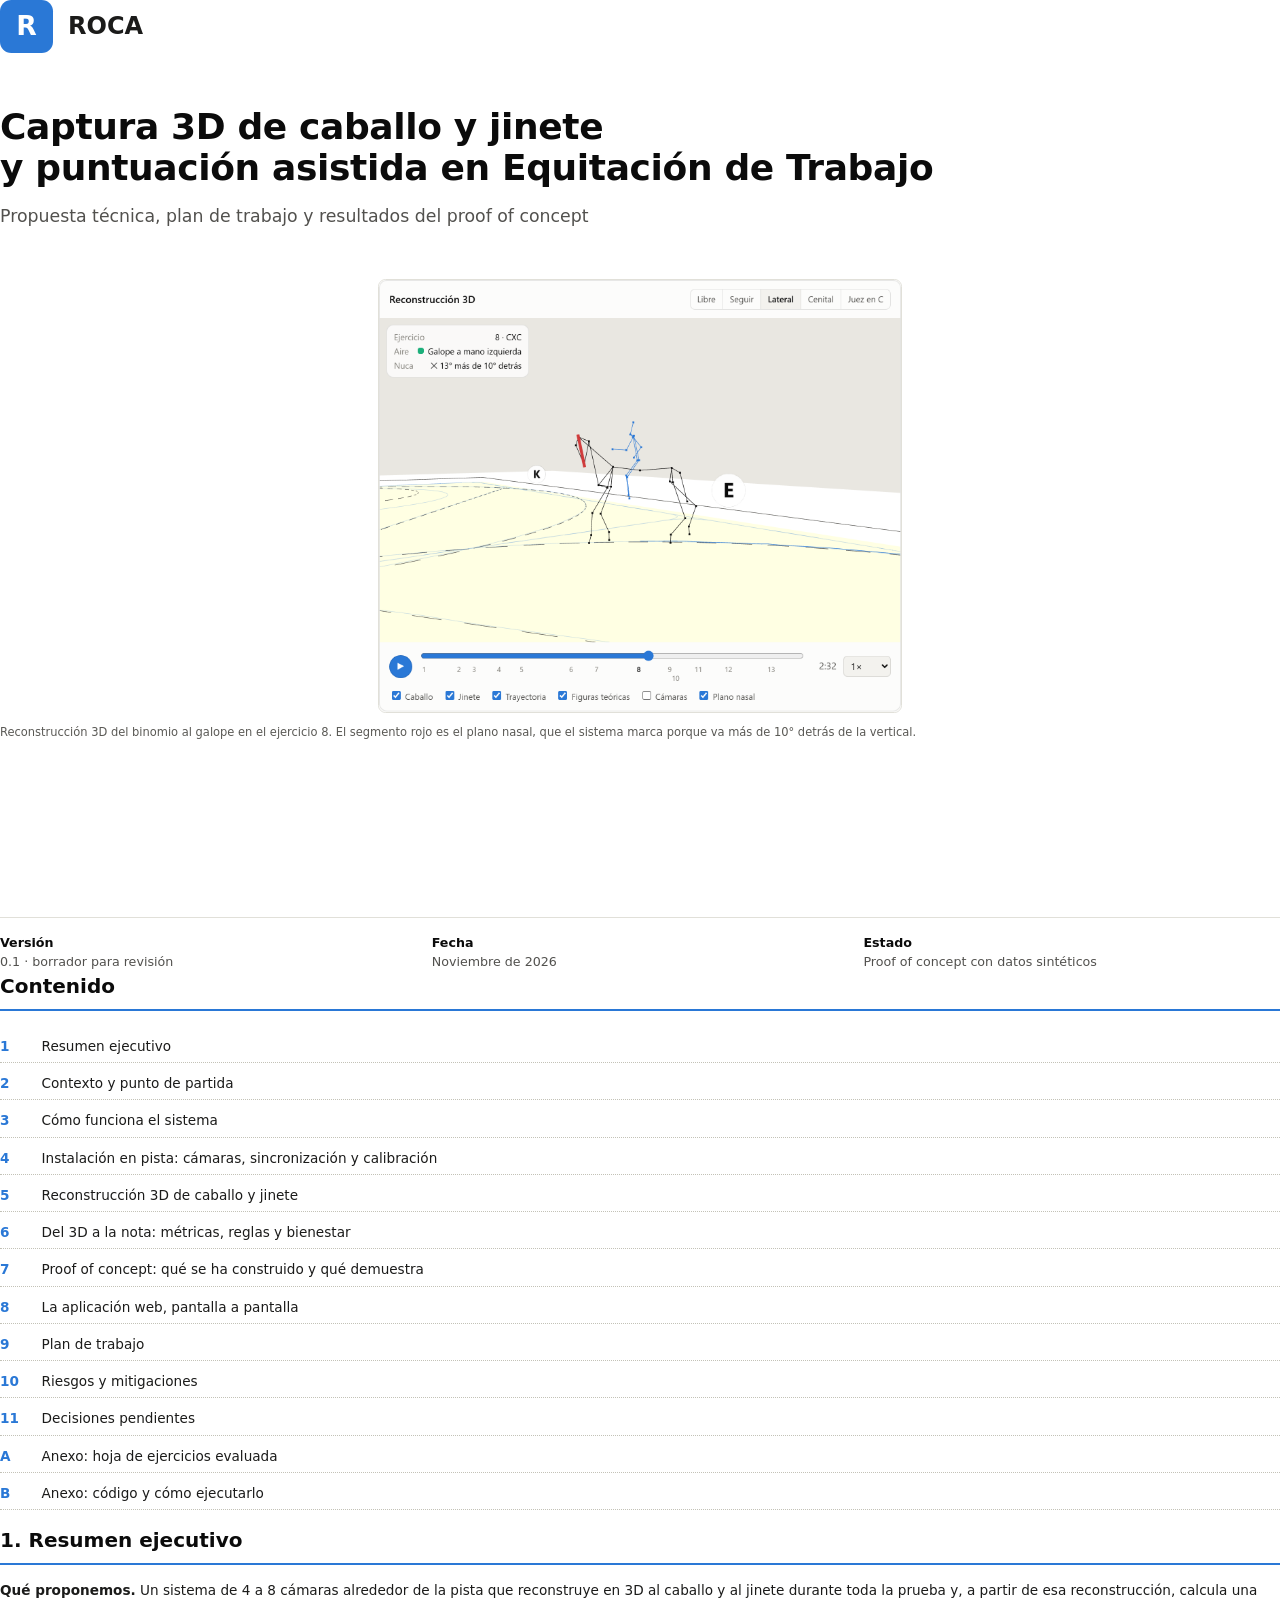
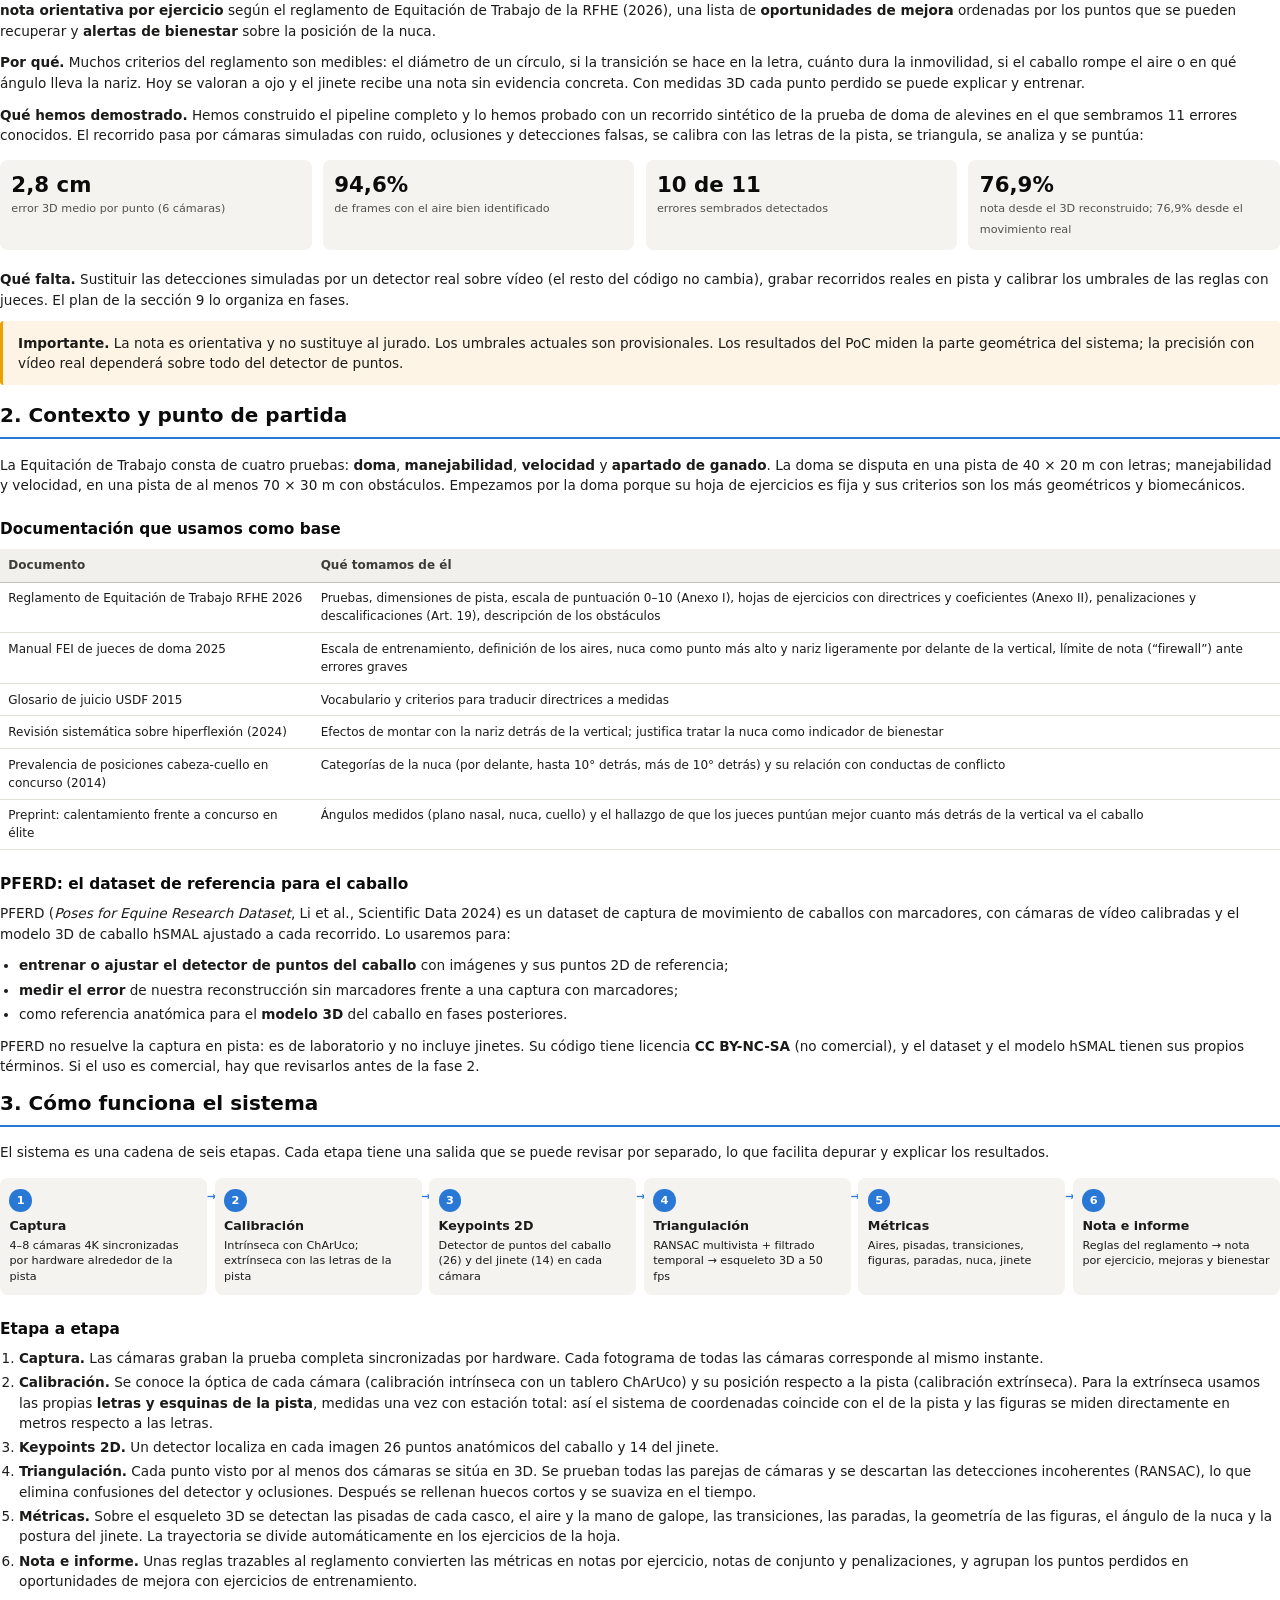
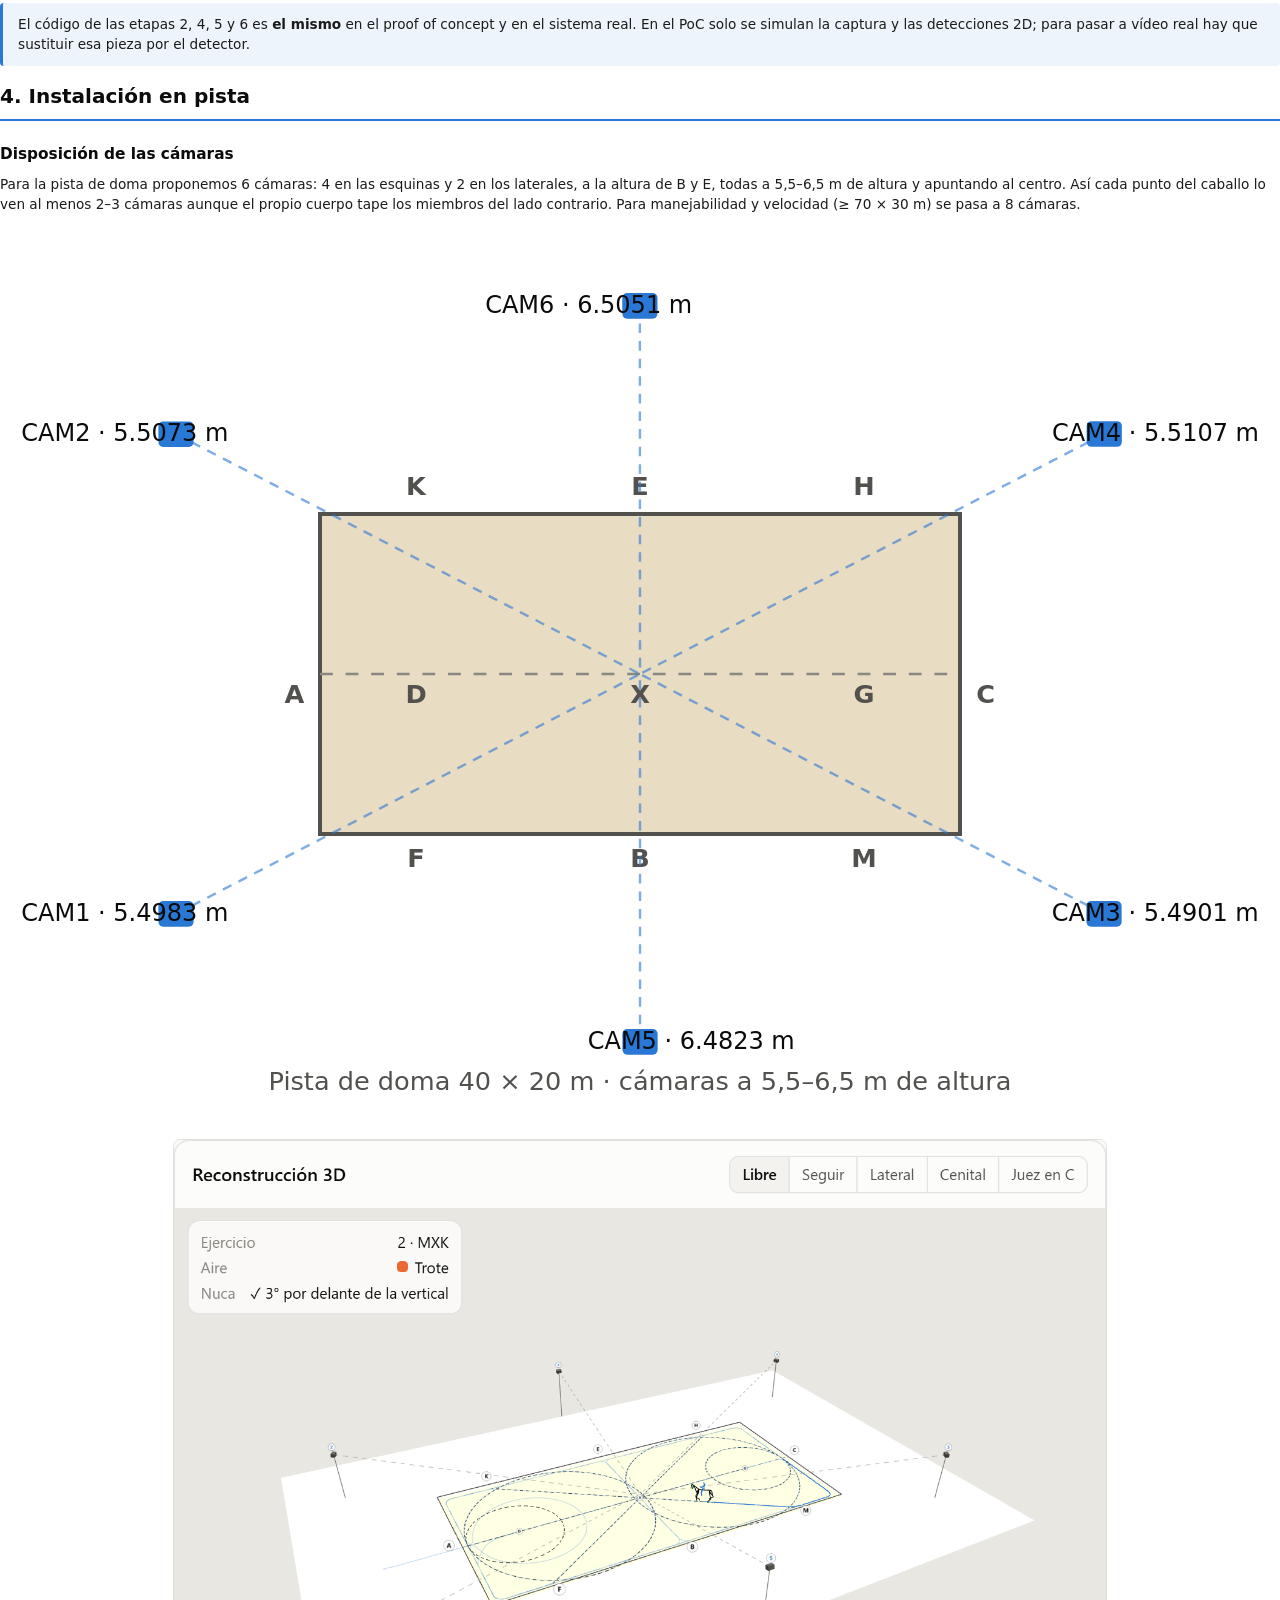
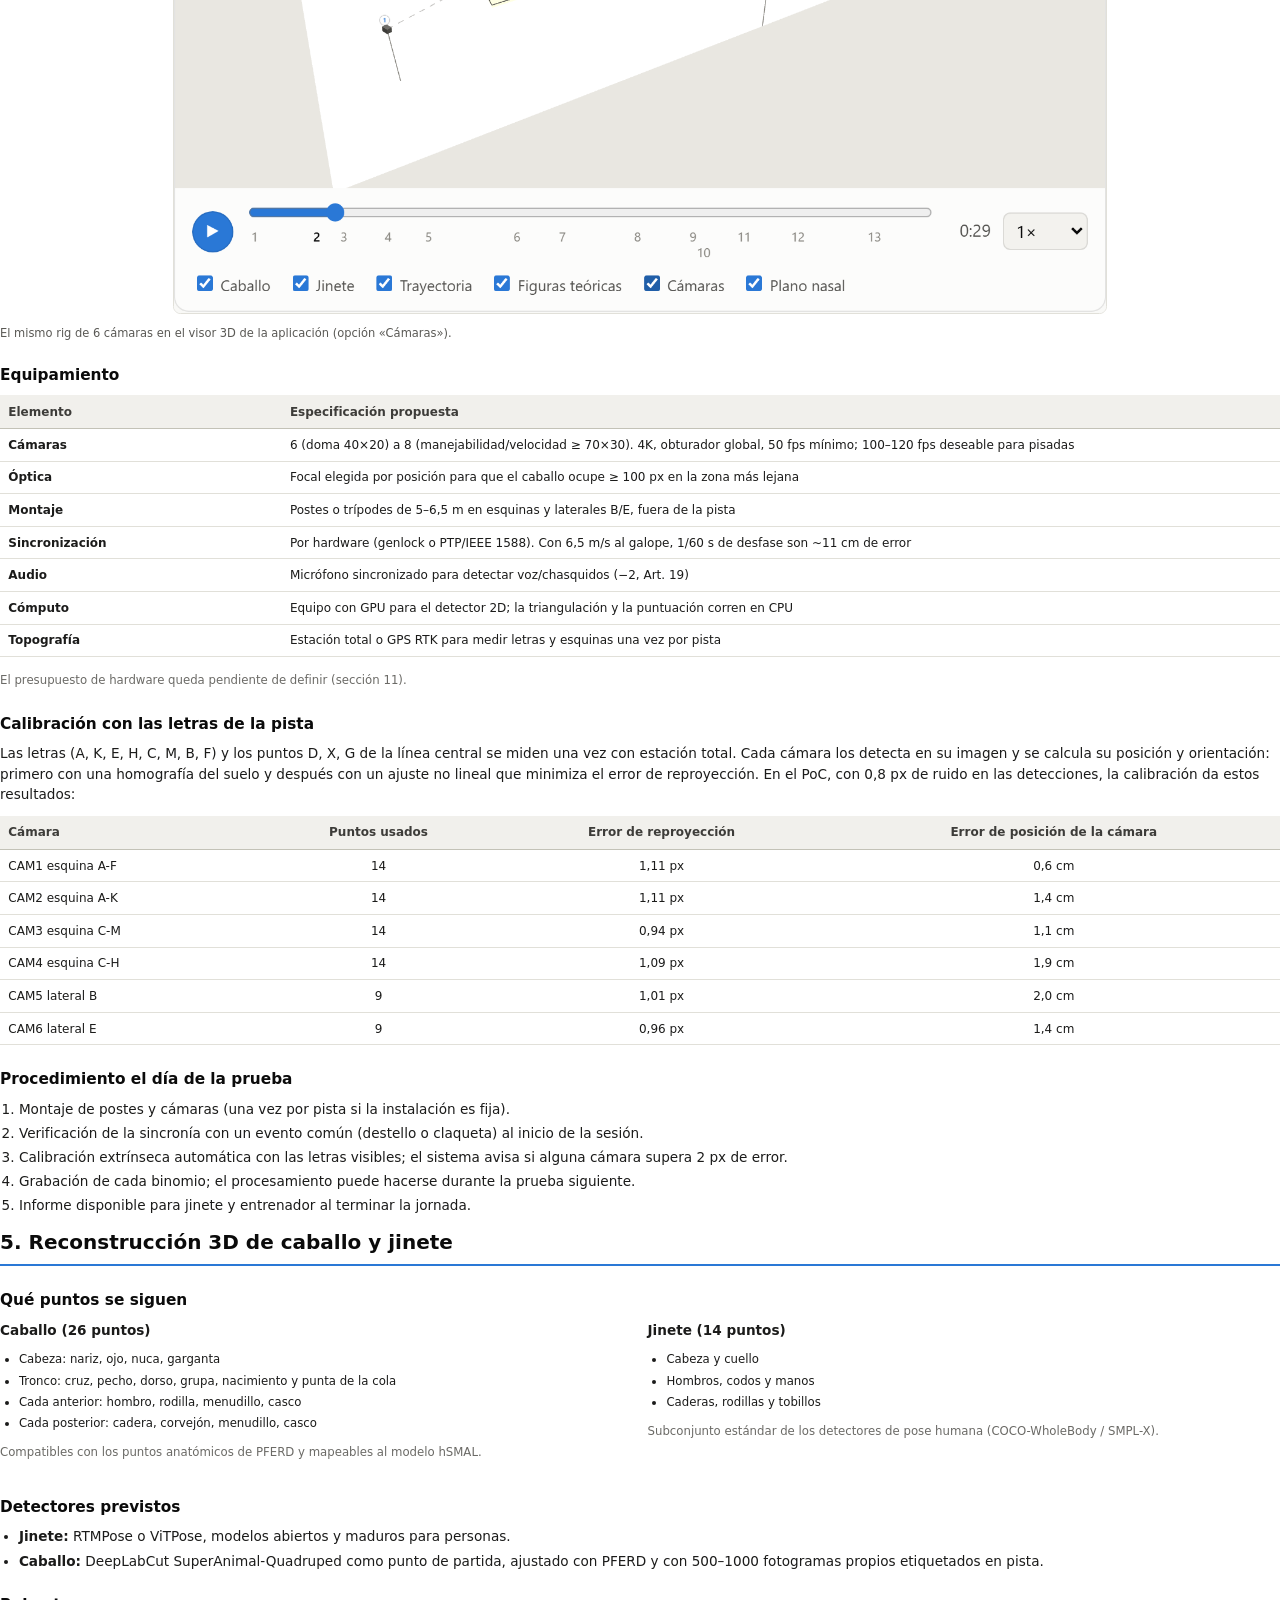
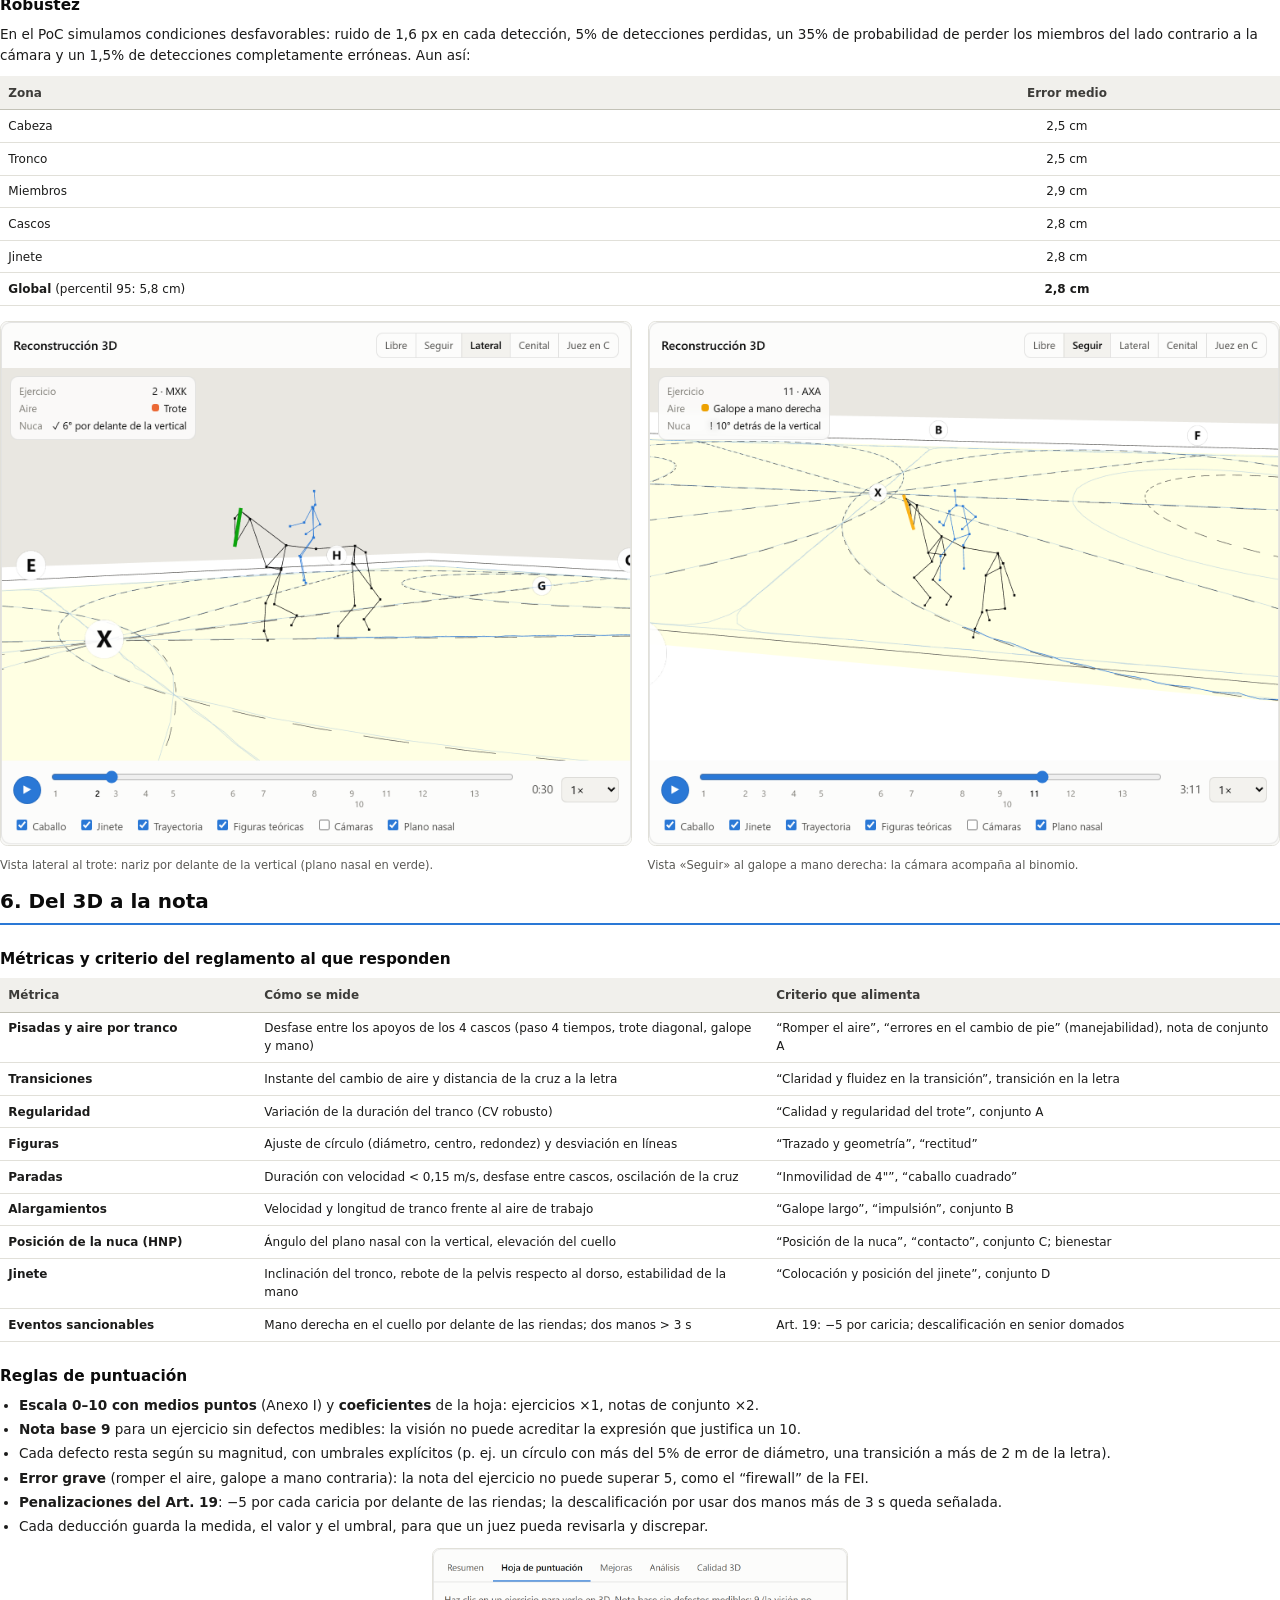
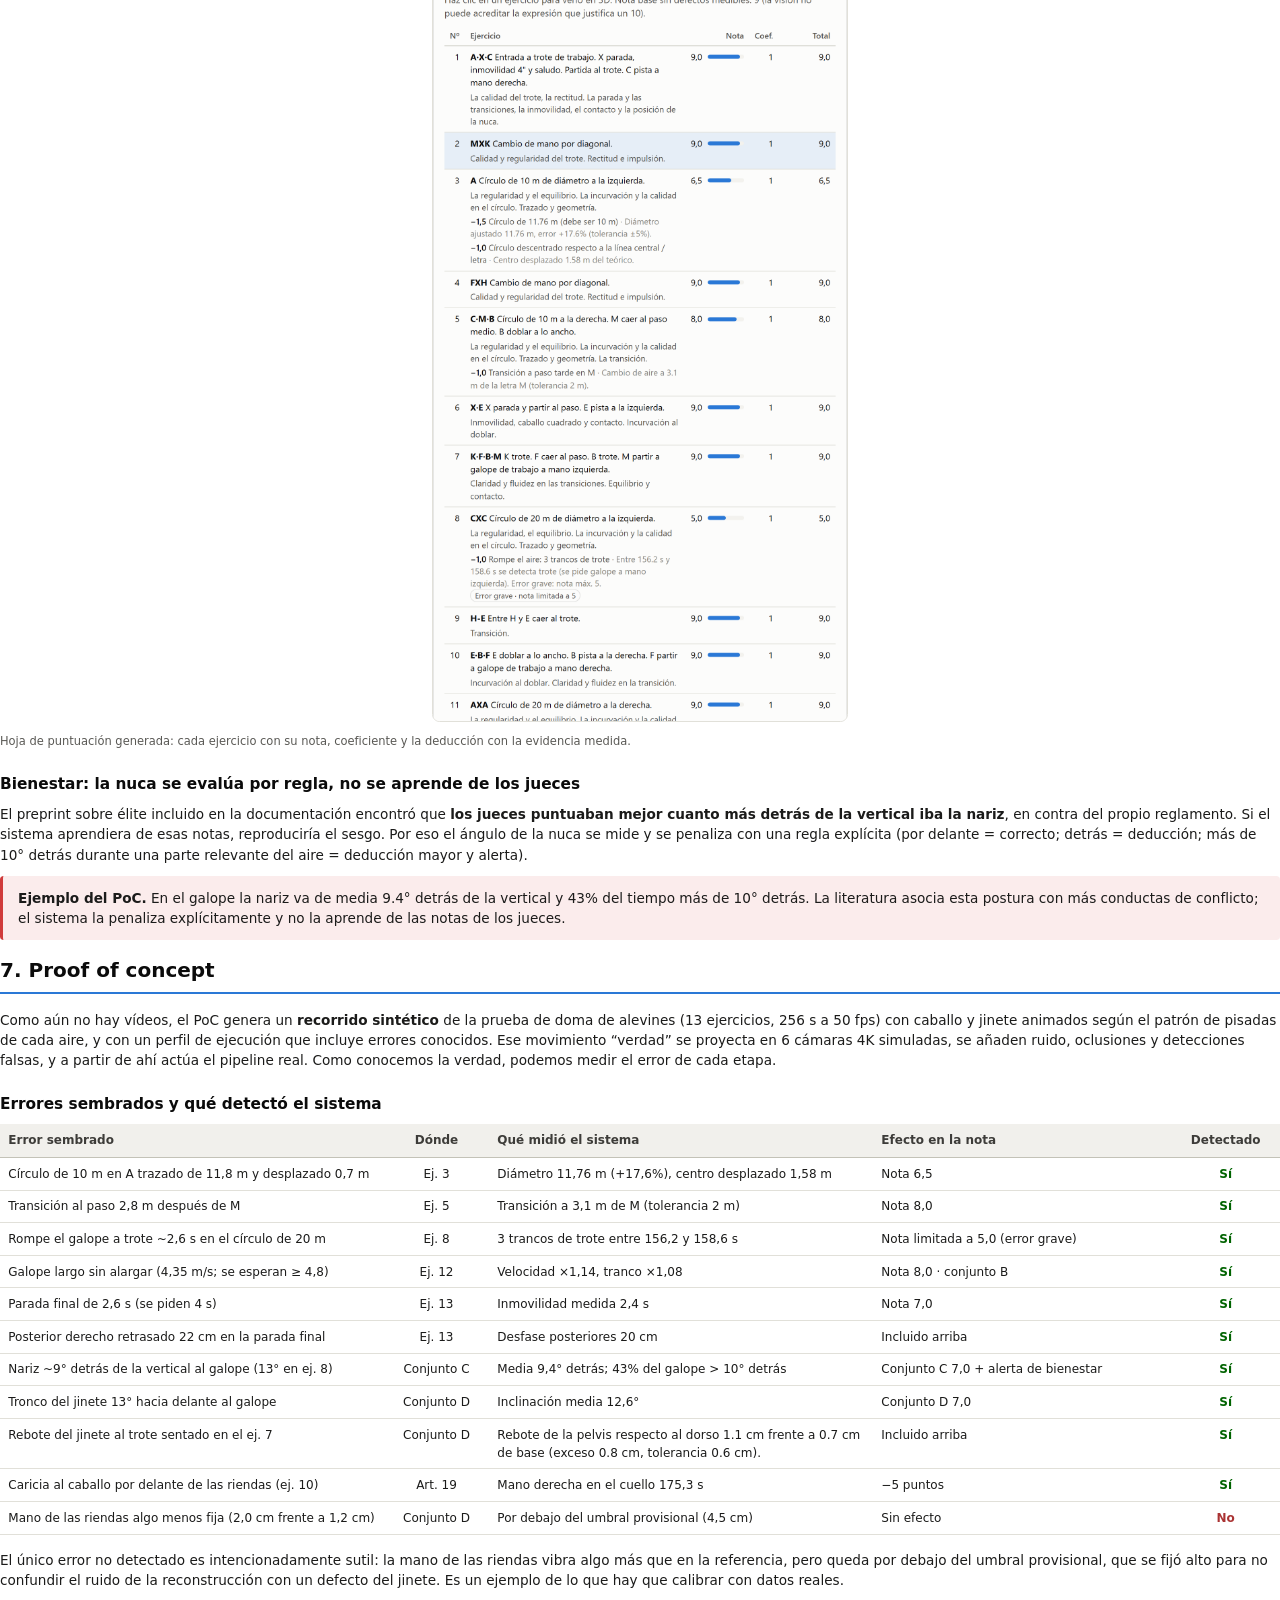
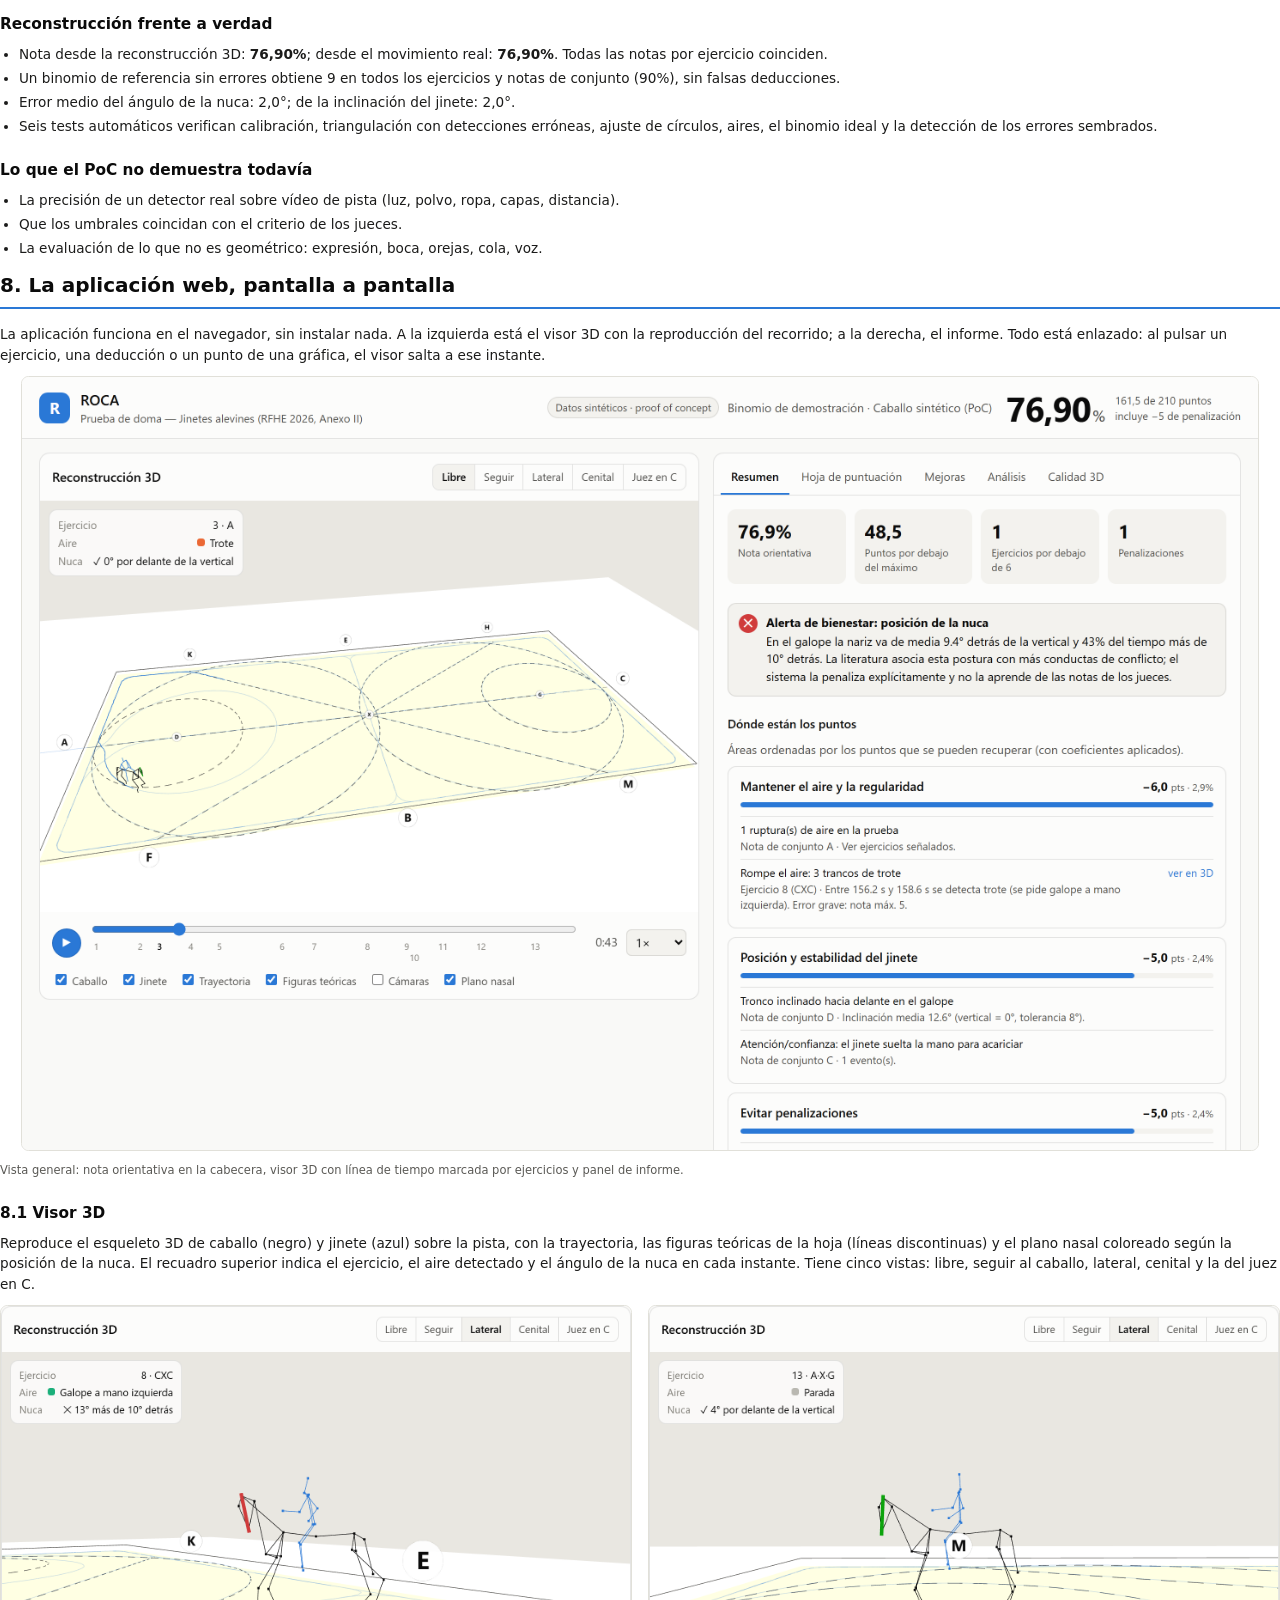
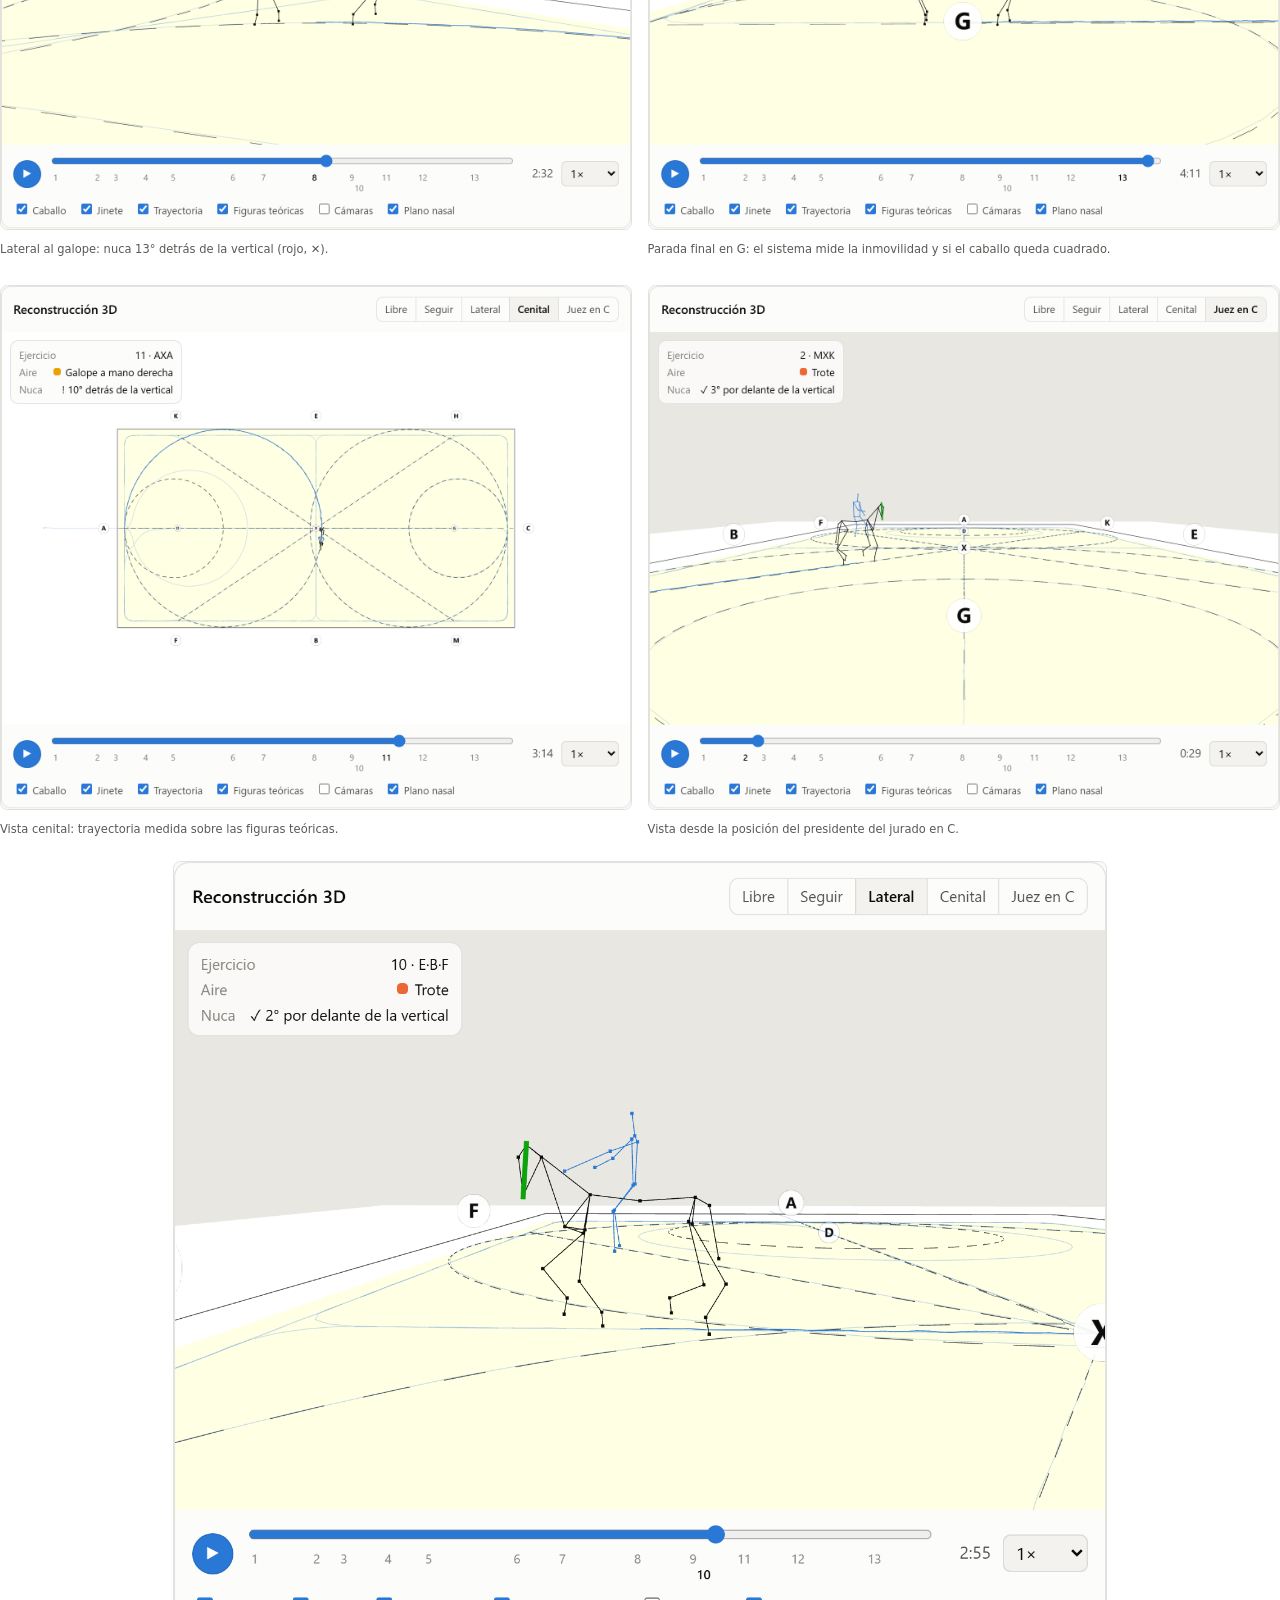
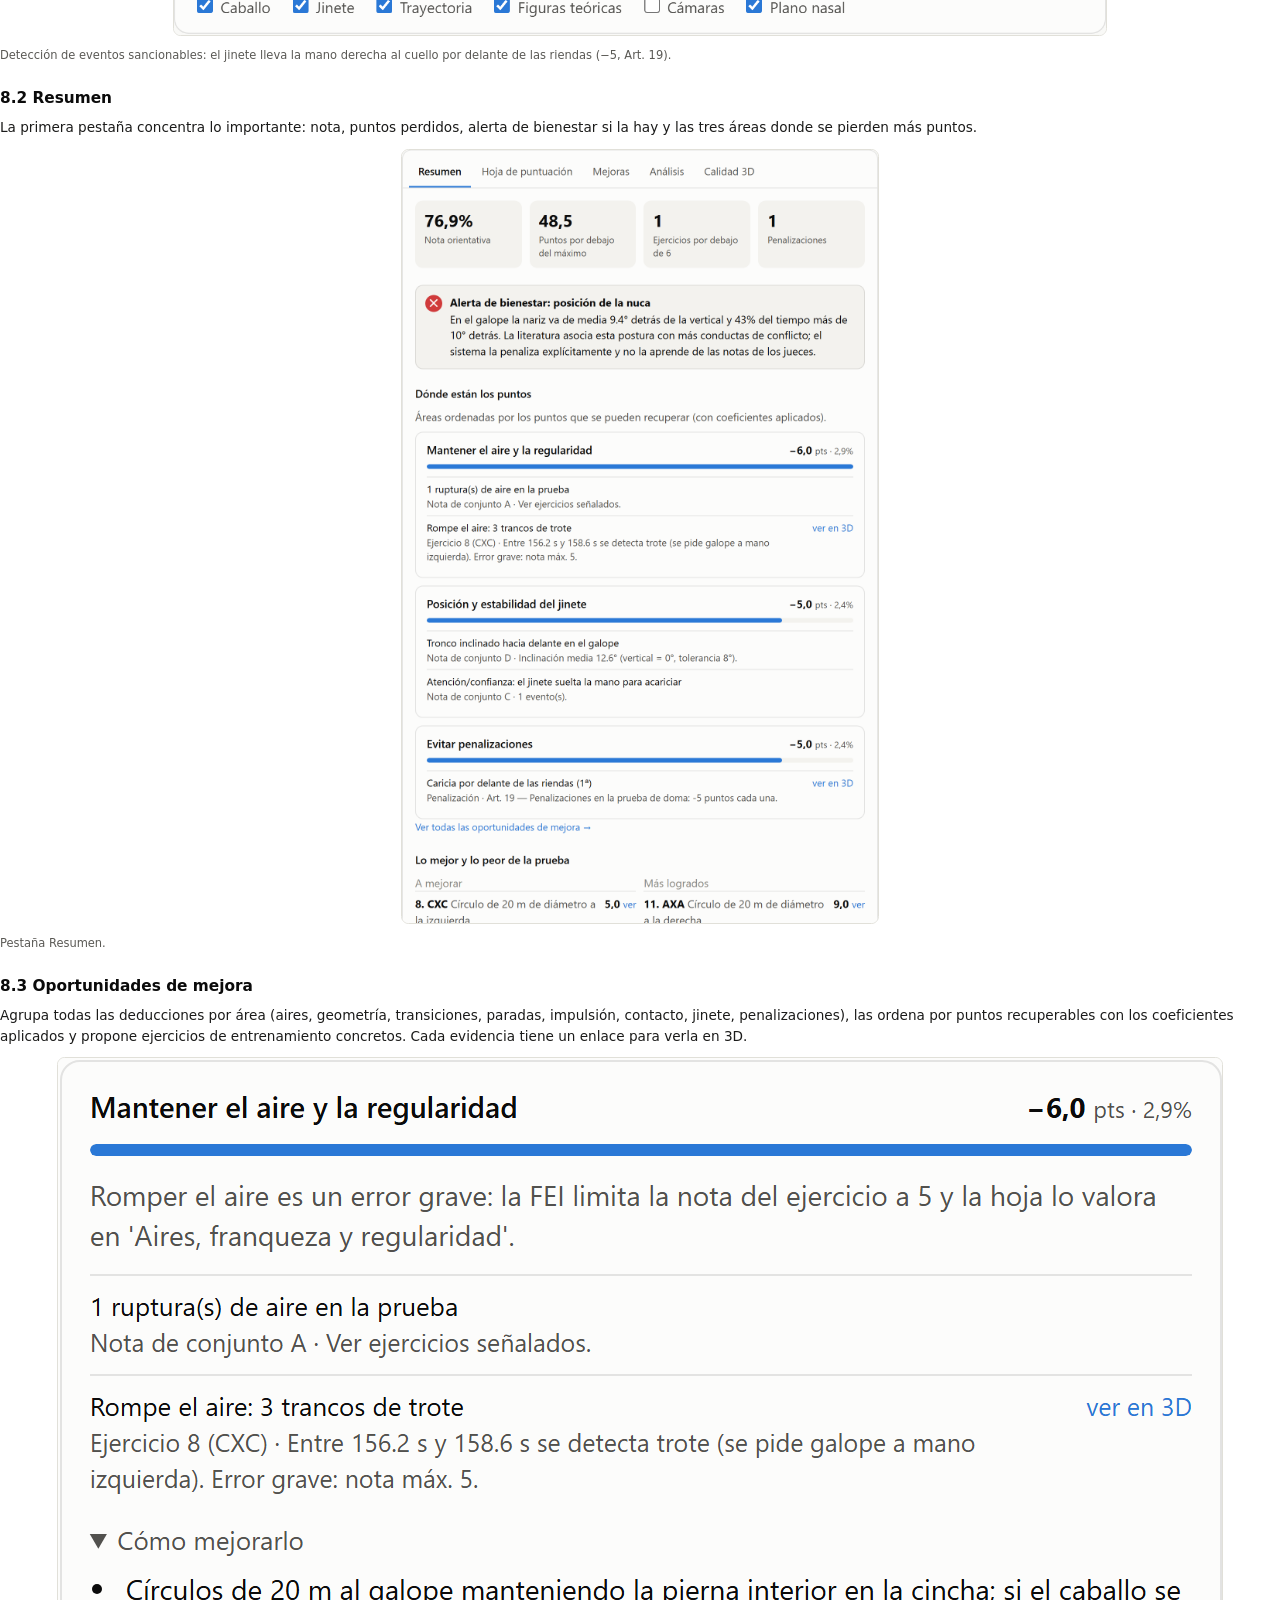
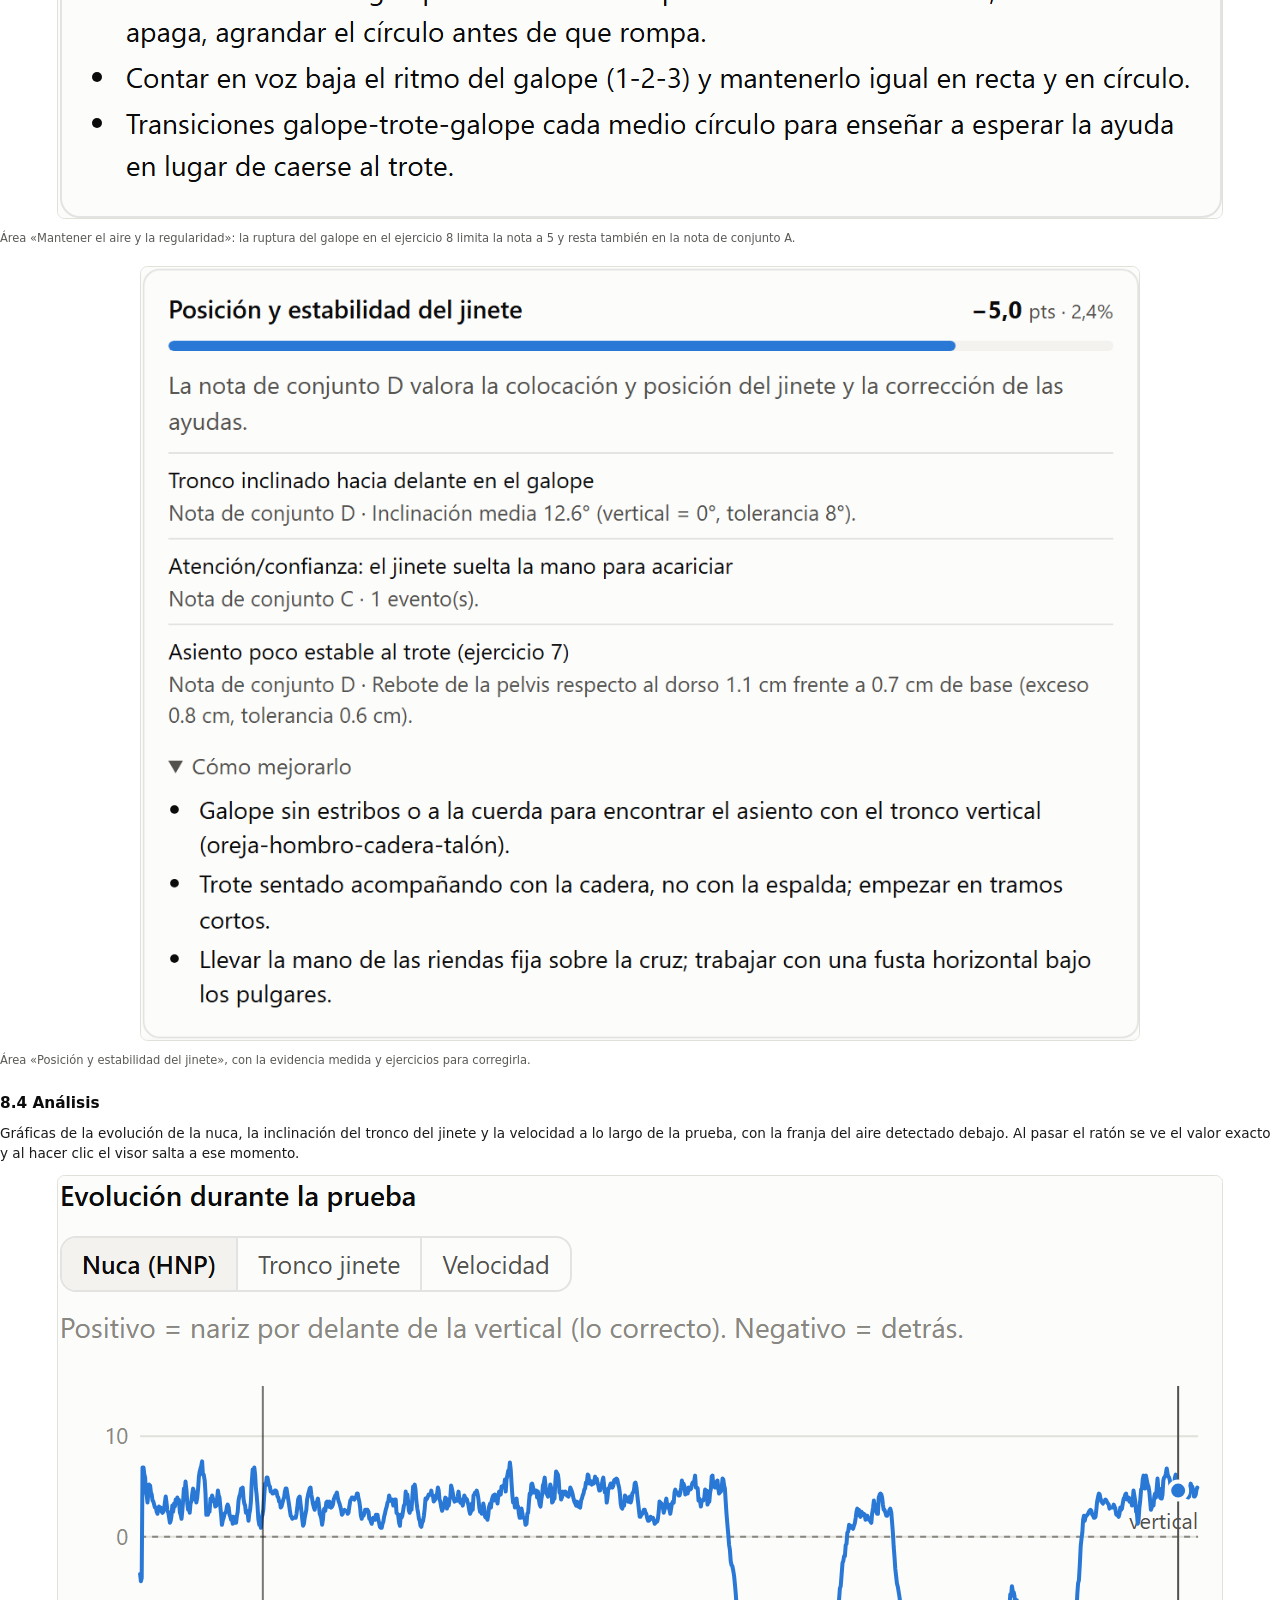
<file: docs/propuesta_tecnica.html>
<!doctype html><html lang="es"><head><meta charset="utf-8"><title>ROCA — Propuesta técnica</title>
<style>
@page { size: A4; margin: 18mm 16mm 20mm 16mm; }
* { box-sizing: border-box; }
body { font-family: "Segoe UI", system-ui, sans-serif; color: #1b1b1a; font-size: 10.2pt; line-height: 1.5; margin: 0; }
h1 { font-size: 22pt; margin: 0 0 6mm; color: #0b0b0b; letter-spacing: -0.01em; }
h2 { font-size: 15pt; margin: 0 0 4mm; color: #0b0b0b; padding-bottom: 2mm; border-bottom: 2px solid #2a78d6; }
h3 { font-size: 11.5pt; margin: 6mm 0 2mm; color: #0b0b0b; }
p { margin: 0 0 3mm; }
ul, ol { margin: 0 0 3mm; padding-left: 5mm; }
li { margin: 1mm 0; }
.section { page-break-before: always; }
.muted { color: #6b6a66; }
table { width: 100%; border-collapse: collapse; margin: 2mm 0 4mm; font-size: 9pt; page-break-inside: auto; }
tr { page-break-inside: avoid; }
th { text-align: left; background: #f1f0ec; color: #3d3c39; font-weight: 600; padding: 2mm 2.2mm; border-bottom: 1px solid #c3c2b7; }
td { padding: 1.8mm 2.2mm; border-bottom: 1px solid #e1e0d9; vertical-align: top; }
td.c, th.c { text-align: center; white-space: nowrap; }
figure { margin: 3mm 0 5mm; page-break-inside: avoid; text-align: center; }
figure img { border: 1px solid #e1e0d9; border-radius: 2mm; max-width: 100%; max-height: 205mm; width: auto !important; }
.cover figure img { max-height: 115mm; }
figcaption { font-size: 8.6pt; color: #5a5955; margin-top: 1.5mm; text-align: left; }
.grid2 { display: grid; grid-template-columns: 1fr 1fr; gap: 4mm; }
.grid2 figure { margin: 0 0 3mm; }
.kpis { display: grid; grid-template-columns: repeat(4, 1fr); gap: 3mm; margin: 4mm 0 5mm; }
.kpi { background: #f4f3ef; border-radius: 2mm; padding: 3mm; }
.kpi b { display: block; font-size: 16pt; color: #0b0b0b; line-height: 1.2; }
.kpi span { font-size: 8.4pt; color: #52514e; }
.callout { background: #eef4fc; border-left: 3px solid #2a78d6; padding: 3mm 4mm; border-radius: 1mm; margin: 3mm 0 4mm; page-break-inside: avoid; }
.warn { background: #fdf4e6; border-left-color: #eda100; }
.crit { background: #fbecec; border-left-color: #d03b3b; }
.pipeline { display: grid; grid-template-columns: repeat(6, 1fr); gap: 2mm; margin: 4mm 0; }
.step { background: #f4f3ef; border-radius: 2mm; padding: 3mm 2.5mm; position: relative; font-size: 8.4pt; line-height: 1.35; }
.step .num { width: 6mm; height: 6mm; border-radius: 50%; background: #2a78d6; color: #fff; font-weight: 700; display: grid; place-items: center; margin-bottom: 1.5mm; font-size: 8.5pt; }
.step b { display: block; font-size: 9.5pt; margin-bottom: 1mm; }
.step:not(:last-child)::after { content: "→"; position: absolute; right: -2.4mm; top: 3mm; color: #2a78d6; font-weight: 700; }
.diagram { width: 100%; height: auto; }
.ok { color: #006300; font-weight: 600; }
.no { color: #a33; font-weight: 600; }
.cover { height: 257mm; display: flex; flex-direction: column; }
.cover .brand { display: flex; align-items: center; gap: 4mm; margin-bottom: 14mm; }
.cover .logo { width: 14mm; height: 14mm; border-radius: 3mm; background: #2a78d6; color: #fff; font-weight: 700; font-size: 20pt; display: grid; place-items: center; }
.cover .brand span { font-size: 18pt; font-weight: 650; }
.cover h1 { font-size: 27pt; line-height: 1.15; margin-bottom: 4mm; }
.cover .sub { font-size: 13pt; color: #52514e; margin-bottom: 10mm; }
.cover .meta { margin-top: auto; font-size: 9.5pt; color: #52514e; border-top: 1px solid #e1e0d9; padding-top: 4mm; display: grid; grid-template-columns: 1fr 1fr 1fr; gap: 4mm; }
.cover .meta b { display: block; color: #0b0b0b; }
.toc { list-style: none; padding: 0; columns: 1; }
.toc li { display: flex; gap: 3mm; padding: 1.6mm 0; border-bottom: 1px dotted #c3c2b7; }
.toc li b { width: 8mm; color: #2a78d6; }
.small { font-size: 8.8pt; }
code { font-family: Consolas, monospace; font-size: 8.6pt; background: #f1f0ec; padding: 0 1mm; border-radius: 1mm; }
pre { font-family: Consolas, monospace; font-size: 8.4pt; background: #f4f3ef; padding: 3mm; border-radius: 2mm; white-space: pre-wrap; }
.avoid { page-break-inside: avoid; }
</style></head><body>
<div class="cover">
  <div class="brand"><div class="logo">R</div><span>ROCA</span></div>
  <h1>Captura 3D de caballo y jinete<br>y puntuación asistida en Equitación de Trabajo</h1>
  <div class="sub">Propuesta técnica, plan de trabajo y resultados del proof of concept</div>
  <figure class=""><img src="img/02_lateral_galope.png" style="width:100%"><figcaption>Reconstrucción 3D del binomio al galope en el ejercicio 8. El segmento rojo es el plano nasal, que el sistema marca porque va más de 10° detrás de la vertical.</figcaption></figure>
  <div class="meta">
    <div><b>Versión</b>0.1 · borrador para revisión</div>
    <div><b>Fecha</b>Noviembre de 2026</div>
    <div><b>Estado</b>Proof of concept con datos sintéticos</div>
  </div>
</div>

<div class="section">
  <h2>Contenido</h2>
  <ol class="toc">
    <li><b>1</b>Resumen ejecutivo</li>
    <li><b>2</b>Contexto y punto de partida</li>
    <li><b>3</b>Cómo funciona el sistema</li>
    <li><b>4</b>Instalación en pista: cámaras, sincronización y calibración</li>
    <li><b>5</b>Reconstrucción 3D de caballo y jinete</li>
    <li><b>6</b>Del 3D a la nota: métricas, reglas y bienestar</li>
    <li><b>7</b>Proof of concept: qué se ha construido y qué demuestra</li>
    <li><b>8</b>La aplicación web, pantalla a pantalla</li>
    <li><b>9</b>Plan de trabajo</li>
    <li><b>10</b>Riesgos y mitigaciones</li>
    <li><b>11</b>Decisiones pendientes</li>
    <li><b>A</b>Anexo: hoja de ejercicios evaluada</li>
    <li><b>B</b>Anexo: código y cómo ejecutarlo</li>
  </ol>

</div>

<div class="section">
  <h2>1. Resumen ejecutivo</h2>
  <p><b>Qué proponemos.</b> Un sistema de 4 a 8 cámaras alrededor de la pista que reconstruye en 3D al caballo y al jinete durante toda la prueba y,
  a partir de esa reconstrucción, calcula una <b>nota orientativa por ejercicio</b> según el reglamento de Equitación de Trabajo de la RFHE (2026),
  una lista de <b>oportunidades de mejora</b> ordenadas por los puntos que se pueden recuperar y <b>alertas de bienestar</b> sobre la posición de la nuca.</p>
  <p><b>Por qué.</b> Muchos criterios del reglamento son medibles: el diámetro de un círculo, si la transición se hace en la letra, cuánto dura la inmovilidad,
  si el caballo rompe el aire o en qué ángulo lleva la nariz. Hoy se valoran a ojo y el jinete recibe una nota sin evidencia concreta.
  Con medidas 3D cada punto perdido se puede explicar y entrenar.</p>
  <p><b>Qué hemos demostrado.</b> Hemos construido el pipeline completo y lo hemos probado con un recorrido sintético de la prueba de doma de alevines
  en el que sembramos 11 errores conocidos. El recorrido pasa por cámaras simuladas con ruido, oclusiones y detecciones falsas,
  se calibra con las letras de la pista, se triangula, se analiza y se puntúa:</p>
  <div class="kpis">
    <div class="kpi"><b>2,8 cm</b><span>error 3D medio por punto (6 cámaras)</span></div>
    <div class="kpi"><b>94,6%</b><span>de frames con el aire bien identificado</span></div>
    <div class="kpi"><b>10 de 11</b><span>errores sembrados detectados</span></div>
    <div class="kpi"><b>76,9%</b><span>nota desde el 3D reconstruido; 76,9% desde el movimiento real</span></div>
  </div>
  <p><b>Qué falta.</b> Sustituir las detecciones simuladas por un detector real sobre vídeo (el resto del código no cambia), grabar recorridos reales en pista
  y calibrar los umbrales de las reglas con jueces. El plan de la sección 9 lo organiza en fases.</p>
  <div class="callout warn"><b>Importante.</b> La nota es orientativa y no sustituye al jurado. Los umbrales actuales son provisionales.
  Los resultados del PoC miden la parte geométrica del sistema; la precisión con vídeo real dependerá sobre todo del detector de puntos.</div>
</div>

<div class="section">
  <h2>2. Contexto y punto de partida</h2>
  <p>La Equitación de Trabajo consta de cuatro pruebas: <b>doma</b>, <b>manejabilidad</b>, <b>velocidad</b> y <b>apartado de ganado</b>.
  La doma se disputa en una pista de 40 × 20 m con letras; manejabilidad y velocidad, en una pista de al menos 70 × 30 m con obstáculos.
  Empezamos por la doma porque su hoja de ejercicios es fija y sus criterios son los más geométricos y biomecánicos.</p>
  <h3>Documentación que usamos como base</h3>
  <table>
    <tr><th>Documento</th><th>Qué tomamos de él</th></tr>
    <tr><td>Reglamento de Equitación de Trabajo RFHE 2026</td><td>Pruebas, dimensiones de pista, escala de puntuación 0–10 (Anexo I), hojas de ejercicios con directrices y coeficientes (Anexo II), penalizaciones y descalificaciones (Art. 19), descripción de los obstáculos</td></tr>
    <tr><td>Manual FEI de jueces de doma 2025</td><td>Escala de entrenamiento, definición de los aires, nuca como punto más alto y nariz ligeramente por delante de la vertical, límite de nota (“firewall”) ante errores graves</td></tr>
    <tr><td>Glosario de juicio USDF 2015</td><td>Vocabulario y criterios para traducir directrices a medidas</td></tr>
    <tr><td>Revisión sistemática sobre hiperflexión (2024)</td><td>Efectos de montar con la nariz detrás de la vertical; justifica tratar la nuca como indicador de bienestar</td></tr>
    <tr><td>Prevalencia de posiciones cabeza-cuello en concurso (2014)</td><td>Categorías de la nuca (por delante, hasta 10° detrás, más de 10° detrás) y su relación con conductas de conflicto</td></tr>
    <tr><td>Preprint: calentamiento frente a concurso en élite</td><td>Ángulos medidos (plano nasal, nuca, cuello) y el hallazgo de que los jueces puntúan mejor cuanto más detrás de la vertical va el caballo</td></tr>
  </table>
  <h3>PFERD: el dataset de referencia para el caballo</h3>
  <p>PFERD (<i>Poses for Equine Research Dataset</i>, Li et al., Scientific Data 2024) es un dataset de captura de movimiento de caballos con marcadores,
  con cámaras de vídeo calibradas y el modelo 3D de caballo hSMAL ajustado a cada recorrido. Lo usaremos para:</p>
  <ul>
    <li><b>entrenar o ajustar el detector de puntos del caballo</b> con imágenes y sus puntos 2D de referencia;</li>
    <li><b>medir el error</b> de nuestra reconstrucción sin marcadores frente a una captura con marcadores;</li>
    <li>como referencia anatómica para el <b>modelo 3D</b> del caballo en fases posteriores.</li>
  </ul>
  <p>PFERD no resuelve la captura en pista: es de laboratorio y no incluye jinetes. Su código tiene licencia <b>CC BY-NC-SA</b> (no comercial),
  y el dataset y el modelo hSMAL tienen sus propios términos. Si el uso es comercial, hay que revisarlos antes de la fase 2.</p>
</div>

<div class="section">
  <h2>3. Cómo funciona el sistema</h2>
  <p>El sistema es una cadena de seis etapas. Cada etapa tiene una salida que se puede revisar por separado, lo que facilita depurar y explicar los resultados.</p>
  <div class="pipeline"><div class="step"><div class="num">1</div><b>Captura</b><span>4–8 cámaras 4K sincronizadas por hardware alrededor de la pista</span></div><div class="step"><div class="num">2</div><b>Calibración</b><span>Intrínseca con ChArUco; extrínseca con las letras de la pista</span></div><div class="step"><div class="num">3</div><b>Keypoints 2D</b><span>Detector de puntos del caballo (26) y del jinete (14) en cada cámara</span></div><div class="step"><div class="num">4</div><b>Triangulación</b><span>RANSAC multivista + filtrado temporal → esqueleto 3D a 50 fps</span></div><div class="step"><div class="num">5</div><b>Métricas</b><span>Aires, pisadas, transiciones, figuras, paradas, nuca, jinete</span></div><div class="step"><div class="num">6</div><b>Nota e informe</b><span>Reglas del reglamento → nota por ejercicio, mejoras y bienestar</span></div></div>
  <h3>Etapa a etapa</h3>
  <ol>
    <li><b>Captura.</b> Las cámaras graban la prueba completa sincronizadas por hardware. Cada fotograma de todas las cámaras corresponde al mismo instante.</li>
    <li><b>Calibración.</b> Se conoce la óptica de cada cámara (calibración intrínseca con un tablero ChArUco) y su posición respecto a la pista
    (calibración extrínseca). Para la extrínseca usamos las propias <b>letras y esquinas de la pista</b>, medidas una vez con estación total:
    así el sistema de coordenadas coincide con el de la pista y las figuras se miden directamente en metros respecto a las letras.</li>
    <li><b>Keypoints 2D.</b> Un detector localiza en cada imagen 26 puntos anatómicos del caballo y 14 del jinete.</li>
    <li><b>Triangulación.</b> Cada punto visto por al menos dos cámaras se sitúa en 3D. Se prueban todas las parejas de cámaras y se descartan las
    detecciones incoherentes (RANSAC), lo que elimina confusiones del detector y oclusiones. Después se rellenan huecos cortos y se suaviza en el tiempo.</li>
    <li><b>Métricas.</b> Sobre el esqueleto 3D se detectan las pisadas de cada casco, el aire y la mano de galope, las transiciones, las paradas,
    la geometría de las figuras, el ángulo de la nuca y la postura del jinete. La trayectoria se divide automáticamente en los ejercicios de la hoja.</li>
    <li><b>Nota e informe.</b> Unas reglas trazables al reglamento convierten las métricas en notas por ejercicio, notas de conjunto y penalizaciones,
    y agrupan los puntos perdidos en oportunidades de mejora con ejercicios de entrenamiento.</li>
  </ol>
  <div class="callout">El código de las etapas 2, 4, 5 y 6 es <b>el mismo</b> en el proof of concept y en el sistema real. En el PoC solo se simulan
  la captura y las detecciones 2D; para pasar a vídeo real hay que sustituir esa pieza por el detector.</div>
</div>

<div class="section">
  <h2>4. Instalación en pista</h2>
  <h3>Disposición de las cámaras</h3>
  <p>Para la pista de doma proponemos 6 cámaras: 4 en las esquinas y 2 en los laterales, a la altura de B y E, todas a 5,5–6,5 m de altura y apuntando al centro.
  Así cada punto del caballo lo ven al menos 2–3 cámaras aunque el propio cuerpo tape los miembros del lado contrario.
  Para manejabilidad y velocidad (≥ 70 × 30 m) se pasa a 8 cámaras.</p>
  <svg viewBox="-20 -28 80 56" class="diagram" role="img" aria-label="Disposición de cámaras"><rect x="0" y="-10" width="40" height="20" fill="#e8dcc3" stroke="#52514e" stroke-width="0.25"/><line x1="0" y1="0" x2="40" y2="0" stroke="#898781" stroke-width="0.15" stroke-dasharray="0.8 0.8"/><text x="-1.6" y="1.4" font-size="1.6" text-anchor="middle" dominant-baseline="middle" font-weight="600" fill="#52514e">A</text><text x="6.0" y="-11.6" font-size="1.6" text-anchor="middle" dominant-baseline="middle" font-weight="600" fill="#52514e">K</text><text x="20.0" y="-11.6" font-size="1.6" text-anchor="middle" dominant-baseline="middle" font-weight="600" fill="#52514e">E</text><text x="34.0" y="-11.6" font-size="1.6" text-anchor="middle" dominant-baseline="middle" font-weight="600" fill="#52514e">H</text><text x="41.6" y="1.4" font-size="1.6" text-anchor="middle" dominant-baseline="middle" font-weight="600" fill="#52514e">C</text><text x="34.0" y="11.6" font-size="1.6" text-anchor="middle" dominant-baseline="middle" font-weight="600" fill="#52514e">M</text><text x="20.0" y="11.6" font-size="1.6" text-anchor="middle" dominant-baseline="middle" font-weight="600" fill="#52514e">B</text><text x="6.0" y="11.6" font-size="1.6" text-anchor="middle" dominant-baseline="middle" font-weight="600" fill="#52514e">F</text><text x="6.0" y="1.4" font-size="1.6" text-anchor="middle" dominant-baseline="middle" font-weight="600" fill="#52514e">D</text><text x="20.0" y="1.4" font-size="1.6" text-anchor="middle" dominant-baseline="middle" font-weight="600" fill="#52514e">X</text><text x="34.0" y="1.4" font-size="1.6" text-anchor="middle" dominant-baseline="middle" font-weight="600" fill="#52514e">G</text><line x1="-8.9999" y1="14.9942" x2="20" y2="0" stroke="#2a78d6" stroke-width="0.15" stroke-dasharray="0.6 0.5" opacity="0.6"/><rect x="-10.0999" y="14.194199999999999" width="2.2" height="1.6" rx="0.3" fill="#2a78d6"/><text x="-12.1999" y="14.9942" font-size="1.5" text-anchor="middle" dominant-baseline="middle" fill="#0b0b0b">CAM1 · 5.4983 m</text><line x1="-8.9992" y1="-14.9877" x2="20" y2="0" stroke="#2a78d6" stroke-width="0.15" stroke-dasharray="0.6 0.5" opacity="0.6"/><rect x="-10.0992" y="-15.787700000000001" width="2.2" height="1.6" rx="0.3" fill="#2a78d6"/><text x="-12.199200000000001" y="-14.9877" font-size="1.5" text-anchor="middle" dominant-baseline="middle" fill="#0b0b0b">CAM2 · 5.5073 m</text><line x1="49.0016" y1="14.9953" x2="20" y2="0" stroke="#2a78d6" stroke-width="0.15" stroke-dasharray="0.6 0.5" opacity="0.6"/><rect x="47.9016" y="14.1953" width="2.2" height="1.6" rx="0.3" fill="#2a78d6"/><text x="52.201600000000006" y="14.9953" font-size="1.5" text-anchor="middle" dominant-baseline="middle" fill="#0b0b0b">CAM3 · 5.4901 m</text><line x1="49.0157" y1="-15.0001" x2="20" y2="0" stroke="#2a78d6" stroke-width="0.15" stroke-dasharray="0.6 0.5" opacity="0.6"/><rect x="47.9157" y="-15.8001" width="2.2" height="1.6" rx="0.3" fill="#2a78d6"/><text x="52.215700000000005" y="-15.0001" font-size="1.5" text-anchor="middle" dominant-baseline="middle" fill="#0b0b0b">CAM4 · 5.5107 m</text><line x1="20.0025" y1="22.9901" x2="20" y2="0" stroke="#2a78d6" stroke-width="0.15" stroke-dasharray="0.6 0.5" opacity="0.6"/><rect x="18.9025" y="22.1901" width="2.2" height="1.6" rx="0.3" fill="#2a78d6"/><text x="23.2025" y="22.9901" font-size="1.5" text-anchor="middle" dominant-baseline="middle" fill="#0b0b0b">CAM5 · 6.4823 m</text><line x1="19.9918" y1="-23.01" x2="20" y2="0" stroke="#2a78d6" stroke-width="0.15" stroke-dasharray="0.6 0.5" opacity="0.6"/><rect x="18.8918" y="-23.810000000000002" width="2.2" height="1.6" rx="0.3" fill="#2a78d6"/><text x="16.791800000000002" y="-23.01" font-size="1.5" text-anchor="middle" dominant-baseline="middle" fill="#0b0b0b">CAM6 · 6.5051 m</text><text x="20" y="26" font-size="1.6" text-anchor="middle" fill="#52514e">Pista de doma 40 × 20 m · cámaras a 5,5–6,5 m de altura</text></svg>
  <figure class=""><img src="img/09_rig_camaras.png" style="width:86%"><figcaption>El mismo rig de 6 cámaras en el visor 3D de la aplicación (opción «Cámaras»).</figcaption></figure>
  <h3>Equipamiento</h3>
  <table><tr><th style="width:22%">Elemento</th><th>Especificación propuesta</th></tr>
  <tr><td><b>Cámaras</b></td><td>6 (doma 40×20) a 8 (manejabilidad/velocidad ≥ 70×30). 4K, obturador global, 50 fps mínimo; 100–120 fps deseable para pisadas</td></tr><tr><td><b>Óptica</b></td><td>Focal elegida por posición para que el caballo ocupe ≥ 100 px en la zona más lejana</td></tr><tr><td><b>Montaje</b></td><td>Postes o trípodes de 5–6,5 m en esquinas y laterales B/E, fuera de la pista</td></tr><tr><td><b>Sincronización</b></td><td>Por hardware (genlock o PTP/IEEE 1588). Con 6,5 m/s al galope, 1/60 s de desfase son ~11 cm de error</td></tr><tr><td><b>Audio</b></td><td>Micrófono sincronizado para detectar voz/chasquidos (−2, Art. 19)</td></tr><tr><td><b>Cómputo</b></td><td>Equipo con GPU para el detector 2D; la triangulación y la puntuación corren en CPU</td></tr><tr><td><b>Topografía</b></td><td>Estación total o GPS RTK para medir letras y esquinas una vez por pista</td></tr></table>
  <p class="muted small">El presupuesto de hardware queda pendiente de definir (sección 11).</p>
  <h3>Calibración con las letras de la pista</h3>
  <p>Las letras (A, K, E, H, C, M, B, F) y los puntos D, X, G de la línea central se miden una vez con estación total. Cada cámara los detecta en su imagen
  y se calcula su posición y orientación: primero con una homografía del suelo y después con un ajuste no lineal que minimiza el error de reproyección.
  En el PoC, con 0,8 px de ruido en las detecciones, la calibración da estos resultados:</p>
  <table><tr><th>Cámara</th><th class="c">Puntos usados</th><th class="c">Error de reproyección</th><th class="c">Error de posición de la cámara</th></tr>
  <tr><td>CAM1 esquina A-F</td><td class='c'>14</td><td class='c'>1,11 px</td><td class='c'>0,6 cm</td></tr><tr><td>CAM2 esquina A-K</td><td class='c'>14</td><td class='c'>1,11 px</td><td class='c'>1,4 cm</td></tr><tr><td>CAM3 esquina C-M</td><td class='c'>14</td><td class='c'>0,94 px</td><td class='c'>1,1 cm</td></tr><tr><td>CAM4 esquina C-H</td><td class='c'>14</td><td class='c'>1,09 px</td><td class='c'>1,9 cm</td></tr><tr><td>CAM5 lateral B</td><td class='c'>9</td><td class='c'>1,01 px</td><td class='c'>2,0 cm</td></tr><tr><td>CAM6 lateral E</td><td class='c'>9</td><td class='c'>0,96 px</td><td class='c'>1,4 cm</td></tr></table>
  <h3>Procedimiento el día de la prueba</h3>
  <ol>
    <li>Montaje de postes y cámaras (una vez por pista si la instalación es fija).</li>
    <li>Verificación de la sincronía con un evento común (destello o claqueta) al inicio de la sesión.</li>
    <li>Calibración extrínseca automática con las letras visibles; el sistema avisa si alguna cámara supera 2 px de error.</li>
    <li>Grabación de cada binomio; el procesamiento puede hacerse durante la prueba siguiente.</li>
    <li>Informe disponible para jinete y entrenador al terminar la jornada.</li>
  </ol>
</div>

<div class="section">
  <h2>5. Reconstrucción 3D de caballo y jinete</h2>
  <h3>Qué puntos se siguen</h3>
  <div class="grid2">
    <div><p><b>Caballo (26 puntos)</b></p>
      <ul class="small"><li>Cabeza: nariz, ojo, nuca, garganta</li><li>Tronco: cruz, pecho, dorso, grupa, nacimiento y punta de la cola</li>
      <li>Cada anterior: hombro, rodilla, menudillo, casco</li><li>Cada posterior: cadera, corvejón, menudillo, casco</li></ul>
      <p class="small muted">Compatibles con los puntos anatómicos de PFERD y mapeables al modelo hSMAL.</p></div>
    <div><p><b>Jinete (14 puntos)</b></p>
      <ul class="small"><li>Cabeza y cuello</li><li>Hombros, codos y manos</li><li>Caderas, rodillas y tobillos</li></ul>
      <p class="small muted">Subconjunto estándar de los detectores de pose humana (COCO-WholeBody / SMPL-X).</p></div>
  </div>
  <h3>Detectores previstos</h3>
  <ul>
    <li><b>Jinete:</b> RTMPose o ViTPose, modelos abiertos y maduros para personas.</li>
    <li><b>Caballo:</b> DeepLabCut SuperAnimal-Quadruped como punto de partida, ajustado con PFERD y con 500–1000 fotogramas propios etiquetados en pista.</li>
  </ul>
  <h3>Robustez</h3>
  <p>En el PoC simulamos condiciones desfavorables: ruido de 1,6 px en cada detección, 5% de detecciones perdidas, un 35% de probabilidad de perder los
  miembros del lado contrario a la cámara y un 1,5% de detecciones completamente erróneas. Aun así:</p>
  <table><tr><th>Zona</th><th class="c">Error medio</th></tr>
  <tr><td>Cabeza</td><td class='c'>2,5 cm</td></tr><tr><td>Tronco</td><td class='c'>2,5 cm</td></tr><tr><td>Miembros</td><td class='c'>2,9 cm</td></tr><tr><td>Cascos</td><td class='c'>2,8 cm</td></tr><tr><td>Jinete</td><td class='c'>2,8 cm</td></tr>
  <tr><td><b>Global</b> (percentil 95: 5,8 cm)</td><td class='c'><b>2,8 cm</b></td></tr></table>
  <div class="grid2">
    <figure class=""><img src="img/03_lateral_trote.png" style="width:100%"><figcaption>Vista lateral al trote: nariz por delante de la vertical (plano nasal en verde).</figcaption></figure>
    <figure class=""><img src="img/06_seguir.png" style="width:100%"><figcaption>Vista «Seguir» al galope a mano derecha: la cámara acompaña al binomio.</figcaption></figure>
  </div>
</div>

<div class="section">
  <h2>6. Del 3D a la nota</h2>
  <h3>Métricas y criterio del reglamento al que responden</h3>
  <table><tr><th style="width:20%">Métrica</th><th style="width:40%">Cómo se mide</th><th>Criterio que alimenta</th></tr>
  <tr><td><b>Pisadas y aire por tranco</b></td><td>Desfase entre los apoyos de los 4 cascos (paso 4 tiempos, trote diagonal, galope y mano)</td><td>“Romper el aire”, “errores en el cambio de pie” (manejabilidad), nota de conjunto A</td></tr><tr><td><b>Transiciones</b></td><td>Instante del cambio de aire y distancia de la cruz a la letra</td><td>“Claridad y fluidez en la transición”, transición en la letra</td></tr><tr><td><b>Regularidad</b></td><td>Variación de la duración del tranco (CV robusto)</td><td>“Calidad y regularidad del trote”, conjunto A</td></tr><tr><td><b>Figuras</b></td><td>Ajuste de círculo (diámetro, centro, redondez) y desviación en líneas</td><td>“Trazado y geometría”, “rectitud”</td></tr><tr><td><b>Paradas</b></td><td>Duración con velocidad < 0,15 m/s, desfase entre cascos, oscilación de la cruz</td><td>“Inmovilidad de 4"”, “caballo cuadrado”</td></tr><tr><td><b>Alargamientos</b></td><td>Velocidad y longitud de tranco frente al aire de trabajo</td><td>“Galope largo”, “impulsión”, conjunto B</td></tr><tr><td><b>Posición de la nuca (HNP)</b></td><td>Ángulo del plano nasal con la vertical, elevación del cuello</td><td>“Posición de la nuca”, “contacto”, conjunto C; bienestar</td></tr><tr><td><b>Jinete</b></td><td>Inclinación del tronco, rebote de la pelvis respecto al dorso, estabilidad de la mano</td><td>“Colocación y posición del jinete”, conjunto D</td></tr><tr><td><b>Eventos sancionables</b></td><td>Mano derecha en el cuello por delante de las riendas; dos manos > 3 s</td><td>Art. 19: −5 por caricia; descalificación en senior domados</td></tr></table>
  <h3>Reglas de puntuación</h3>
  <ul>
    <li><b>Escala 0–10 con medios puntos</b> (Anexo I) y <b>coeficientes</b> de la hoja: ejercicios ×1, notas de conjunto ×2.</li>
    <li><b>Nota base 9</b> para un ejercicio sin defectos medibles: la visión no puede acreditar la expresión que justifica un 10.</li>
    <li>Cada defecto resta según su magnitud, con umbrales explícitos (p. ej. un círculo con más del 5% de error de diámetro, una transición a más de 2 m de la letra).</li>
    <li><b>Error grave</b> (romper el aire, galope a mano contraria): la nota del ejercicio no puede superar 5, como el “firewall” de la FEI.</li>
    <li><b>Penalizaciones del Art. 19</b>: −5 por cada caricia por delante de las riendas; la descalificación por usar dos manos más de 3 s queda señalada.</li>
    <li>Cada deducción guarda la medida, el valor y el umbral, para que un juez pueda revisarla y discrepar.</li>
  </ul>
  <figure class=""><img src="img/11_hoja.png" style="width:78%"><figcaption>Hoja de puntuación generada: cada ejercicio con su nota, coeficiente y la deducción con la evidencia medida.</figcaption></figure>
  <h3>Bienestar: la nuca se evalúa por regla, no se aprende de los jueces</h3>
  <p>El preprint sobre élite incluido en la documentación encontró que <b>los jueces puntuaban mejor cuanto más detrás de la vertical iba la nariz</b>,
  en contra del propio reglamento. Si el sistema aprendiera de esas notas, reproduciría el sesgo. Por eso el ángulo de la nuca se mide y se penaliza
  con una regla explícita (por delante = correcto; detrás = deducción; más de 10° detrás durante una parte relevante del aire = deducción mayor y alerta).</p>
  <div class="callout crit"><b>Ejemplo del PoC.</b> En el galope la nariz va de media 9.4° detrás de la vertical y 43% del tiempo más de 10° detrás. La literatura asocia esta postura con más conductas de conflicto; el sistema la penaliza explícitamente y no la aprende de las notas de los jueces.</div>
</div>

<div class="section">
  <h2>7. Proof of concept</h2>
  <p>Como aún no hay vídeos, el PoC genera un <b>recorrido sintético</b> de la prueba de doma de alevines (13 ejercicios, 256 s a 50 fps)
  con caballo y jinete animados según el patrón de pisadas de cada aire, y con un perfil de ejecución que incluye errores conocidos.
  Ese movimiento “verdad” se proyecta en 6 cámaras 4K simuladas, se añaden ruido, oclusiones y detecciones falsas, y a partir de ahí actúa
  el pipeline real. Como conocemos la verdad, podemos medir el error de cada etapa.</p>
  <h3>Errores sembrados y qué detectó el sistema</h3>
  <table><tr><th style="width:30%">Error sembrado</th><th class="c">Dónde</th><th style="width:30%">Qué midió el sistema</th><th>Efecto en la nota</th><th class="c">Detectado</th></tr>
  <tr><td>Círculo de 10 m en A trazado de 11,8 m y desplazado 0,7 m</td><td class='c'>Ej. 3</td><td>Diámetro 11,76 m (+17,6%), centro desplazado 1,58 m</td><td>Nota 6,5</td><td class='c'><span class=ok>Sí</span></td></tr><tr><td>Transición al paso 2,8 m después de M</td><td class='c'>Ej. 5</td><td>Transición a 3,1 m de M (tolerancia 2 m)</td><td>Nota 8,0</td><td class='c'><span class=ok>Sí</span></td></tr><tr><td>Rompe el galope a trote ~2,6 s en el círculo de 20 m</td><td class='c'>Ej. 8</td><td>3 trancos de trote entre 156,2 y 158,6 s</td><td>Nota limitada a 5,0 (error grave)</td><td class='c'><span class=ok>Sí</span></td></tr><tr><td>Galope largo sin alargar (4,35 m/s; se esperan ≥ 4,8)</td><td class='c'>Ej. 12</td><td>Velocidad ×1,14, tranco ×1,08</td><td>Nota 8,0 · conjunto B</td><td class='c'><span class=ok>Sí</span></td></tr><tr><td>Parada final de 2,6 s (se piden 4 s)</td><td class='c'>Ej. 13</td><td>Inmovilidad medida 2,4 s</td><td>Nota 7,0</td><td class='c'><span class=ok>Sí</span></td></tr><tr><td>Posterior derecho retrasado 22 cm en la parada final</td><td class='c'>Ej. 13</td><td>Desfase posteriores 20 cm</td><td>Incluido arriba</td><td class='c'><span class=ok>Sí</span></td></tr><tr><td>Nariz ~9° detrás de la vertical al galope (13° en ej. 8)</td><td class='c'>Conjunto C</td><td>Media 9,4° detrás; 43% del galope &gt; 10° detrás</td><td>Conjunto C 7,0 + alerta de bienestar</td><td class='c'><span class=ok>Sí</span></td></tr><tr><td>Tronco del jinete 13° hacia delante al galope</td><td class='c'>Conjunto D</td><td>Inclinación media 12,6°</td><td>Conjunto D 7,0</td><td class='c'><span class=ok>Sí</span></td></tr><tr><td>Rebote del jinete al trote sentado en el ej. 7</td><td class='c'>Conjunto D</td><td>Rebote de la pelvis respecto al dorso 1.1 cm frente a 0.7 cm de base (exceso 0.8 cm, tolerancia 0.6 cm).</td><td>Incluido arriba</td><td class='c'><span class=ok>Sí</span></td></tr><tr><td>Caricia al caballo por delante de las riendas (ej. 10)</td><td class='c'>Art. 19</td><td>Mano derecha en el cuello 175,3 s</td><td>−5 puntos</td><td class='c'><span class=ok>Sí</span></td></tr><tr><td>Mano de las riendas algo menos fija (2,0 cm frente a 1,2 cm)</td><td class='c'>Conjunto D</td><td>Por debajo del umbral provisional (4,5 cm)</td><td>Sin efecto</td><td class='c'><span class=no>No</span></td></tr></table>
  <p>El único error no detectado es intencionadamente sutil: la mano de las riendas vibra algo más que en la referencia, pero queda por debajo del umbral
  provisional, que se fijó alto para no confundir el ruido de la reconstrucción con un defecto del jinete. Es un ejemplo de lo que hay que calibrar con datos reales.</p>
  <h3>Reconstrucción frente a verdad</h3>
  <ul>
    <li>Nota desde la reconstrucción 3D: <b>76,90%</b>; desde el movimiento real: <b>76,90%</b>.
      Todas las notas por ejercicio coinciden.</li>
    <li>Un binomio de referencia sin errores obtiene 9 en todos los ejercicios y notas de conjunto (90%), sin falsas deducciones.</li>
    <li>Error medio del ángulo de la nuca: 2,0°; de la inclinación del jinete: 2,0°.</li>
    <li>Seis tests automáticos verifican calibración, triangulación con detecciones erróneas, ajuste de círculos, aires, el binomio ideal y la detección de los errores sembrados.</li>
  </ul>
  <h3>Lo que el PoC no demuestra todavía</h3>
  <ul>
    <li>La precisión de un detector real sobre vídeo de pista (luz, polvo, ropa, capas, distancia).</li>
    <li>Que los umbrales coincidan con el criterio de los jueces.</li>
    <li>La evaluación de lo que no es geométrico: expresión, boca, orejas, cola, voz.</li>
  </ul>
</div>

<div class="section">
  <h2>8. La aplicación web, pantalla a pantalla</h2>
  <p>La aplicación funciona en el navegador, sin instalar nada. A la izquierda está el visor 3D con la reproducción del recorrido; a la derecha, el informe.
  Todo está enlazado: al pulsar un ejercicio, una deducción o un punto de una gráfica, el visor salta a ese instante.</p>
  <figure class=""><img src="img/01_general.png" style="width:100%"><figcaption>Vista general: nota orientativa en la cabecera, visor 3D con línea de tiempo marcada por ejercicios y panel de informe.</figcaption></figure>
  <h3>8.1 Visor 3D</h3>
  <p>Reproduce el esqueleto 3D de caballo (negro) y jinete (azul) sobre la pista, con la trayectoria, las figuras teóricas de la hoja (líneas discontinuas)
  y el plano nasal coloreado según la posición de la nuca. El recuadro superior indica el ejercicio, el aire detectado y el ángulo de la nuca en cada instante.
  Tiene cinco vistas: libre, seguir al caballo, lateral, cenital y la del juez en C.</p>
  <div class="grid2">
    <figure class=""><img src="img/02_lateral_galope.png" style="width:100%"><figcaption>Lateral al galope: nuca 13° detrás de la vertical (rojo, ✕).</figcaption></figure>
    <figure class=""><img src="img/05_parada_final.png" style="width:100%"><figcaption>Parada final en G: el sistema mide la inmovilidad y si el caballo queda cuadrado.</figcaption></figure>
    <figure class=""><img src="img/07_cenital.png" style="width:100%"><figcaption>Vista cenital: trayectoria medida sobre las figuras teóricas.</figcaption></figure>
    <figure class=""><img src="img/08_juez_c.png" style="width:100%"><figcaption>Vista desde la posición del presidente del jurado en C.</figcaption></figure>
  </div>
  <figure class=""><img src="img/04_caricia.png" style="width:70%"><figcaption>Detección de eventos sancionables: el jinete lleva la mano derecha al cuello por delante de las riendas (−5, Art. 19).</figcaption></figure>
</div>

<div class="section">
  <h3>8.2 Resumen</h3>
  <p>La primera pestaña concentra lo importante: nota, puntos perdidos, alerta de bienestar si la hay y las tres áreas donde se pierden más puntos.</p>
  <figure class=""><img src="img/10_resumen.png" style="width:80%"><figcaption>Pestaña Resumen.</figcaption></figure>
</div>

<div class="section">
  <h3>8.3 Oportunidades de mejora</h3>
  <p>Agrupa todas las deducciones por área (aires, geometría, transiciones, paradas, impulsión, contacto, jinete, penalizaciones), las ordena por puntos
  recuperables con los coeficientes aplicados y propone ejercicios de entrenamiento concretos. Cada evidencia tiene un enlace para verla en 3D.</p>
  <figure class=""><img src="img/12_mejora_aires.png" style="width:88%"><figcaption>Área «Mantener el aire y la regularidad»: la ruptura del galope en el ejercicio 8 limita la nota a 5 y resta también en la nota de conjunto A.</figcaption></figure>
  <figure class=""><img src="img/13_mejora_jinete.png" style="width:88%"><figcaption>Área «Posición y estabilidad del jinete», con la evidencia medida y ejercicios para corregirla.</figcaption></figure>
</div>

<div class="section">
  <h3>8.4 Análisis</h3>
  <p>Gráficas de la evolución de la nuca, la inclinación del tronco del jinete y la velocidad a lo largo de la prueba, con la franja del aire detectado debajo.
  Al pasar el ratón se ve el valor exacto y al hacer clic el visor salta a ese momento.</p>
  <figure class=""><img src="img/15_serie_nuca.png" style="width:90%"><figcaption>Ángulo del plano nasal: correcto (por encima de 0) al paso y al trote, detrás de la vertical durante el galope. Debajo, el aire detectado en cada tramo.</figcaption></figure>
  <figure class=""><img src="img/16_serie_jinete.png" style="width:90%"><figcaption>Inclinación del tronco del jinete: casi vertical al paso y al trote, unos 13° hacia delante al galope (la tolerancia es 8°).</figcaption></figure>
</div>

<div class="section">
  <p>El trazado sobre la pista compara la trayectoria medida con la figura teórica de cada ejercicio y muestra las medidas.</p>
  <div class="grid2">
    <figure class=""><img src="img/17_trazado_circulo.png" style="width:100%"><figcaption>Ejercicio 3: el círculo de 10 m se hizo de 11,8 m y desplazado (en rojo, frente a la figura teórica discontinua).</figcaption></figure>
    <figure class=""><img src="img/18_trazado_galope.png" style="width:100%"><figcaption>Ejercicio 8: círculo de 20 m bien trazado, pero con 3 trancos de trote en mitad del círculo.</figcaption></figure>
  </div>
  <figure class=""><img src="img/19_por_aire.png" style="width:88%"><figcaption>Resumen por aire: tiempo, velocidad, posición media de la nuca y del jinete.</figcaption></figure>
  <h3>8.5 Calidad 3D</h3>
  <p>Muestra la precisión de la reconstrucción y la calibración de cada cámara, y enumera las limitaciones de la versión. Con vídeo real esta pestaña
  mostrará la cobertura de cada cámara y el error de reproyección, que sirven para detectar una cámara movida o mal sincronizada.</p>
  <figure class=""><img src="img/20_calidad.png" style="width:78%"><figcaption>Pestaña Calidad 3D.</figcaption></figure>
</div>

<div class="section">
  <h3>8.6 Móvil y modo oscuro</h3>
  <p>La aplicación se adapta al móvil (el jinete puede consultar el informe al salir de pista) y respeta el modo oscuro del sistema.</p>
  <div class="grid2" style="grid-template-columns: 1fr 2.2fr; align-items:start">
    <figure class=""><img src="img/21_movil.png" style="width:100%"><figcaption>Vista en móvil.</figcaption></figure>
    <figure class=""><img src="img/22_oscuro.png" style="width:100%"><figcaption>Modo oscuro, vista lateral durante el galope largo.</figcaption></figure>
  </div>
</div>

<div class="section">
  <h2>9. Plan de trabajo</h2>
  <p>Duraciones estimadas, a confirmar cuando se cierren las decisiones de la sección 11.</p>
  <table><tr><th class="c">Fase</th><th style="width:22%">Nombre</th><th class="c">Duración</th><th>Entregables y criterio de éxito</th></tr>
  <tr><td class='c'><b>F0</b></td><td><b>Proof of concept</b></td><td class='c'>Hecho</td><td>Pipeline completo con datos sintéticos, web con visor 3D, informe y tests</td></tr><tr><td class='c'><b>F1</b></td><td><b>Captura piloto</b></td><td class='c'>4–6 semanas</td><td>Montaje de 6 cámaras en una pista, 10–20 recorridos grabados con la hoja del juez</td></tr><tr><td class='c'><b>F2</b></td><td><b>Reconstrucción con vídeo real</b></td><td class='c'>6–8 semanas</td><td>Detector del caballo ajustado (PFERD + 500–1000 frames propios), detector del jinete, triangulación real</td></tr><tr><td class='c'><b>F3</b></td><td><b>Calibración con jueces</b></td><td class='c'>4–6 semanas</td><td>Comparar notas por ejercicio con jueces; ajustar umbrales; objetivo ±0,5 puntos en ≥ 80% de los ejercicios</td></tr><tr><td class='c'><b>F4</b></td><td><b>Ampliación</b></td><td class='c'>8 semanas</td><td>Resto de categorías del Anexo II, manejabilidad (obstáculos, derribos) y velocidad (tiempos); audio</td></tr><tr><td class='c'><b>F5</b></td><td><b>Producto</b></td><td class='c'>A definir</td><td>Aplicación multiusuario, almacenamiento por sesión, informes para jinetes y entrenadores</td></tr></table>
  <h3>Criterios de éxito propuestos para pasar de piloto a producto</h3>
  <ul>
    <li>Error 3D medio inferior a 5 cm en el tronco y la cabeza con vídeo real.</li>
    <li>Aire y mano de galope correctos en más del 90% de los trancos.</li>
    <li>Nota por ejercicio dentro de ±0,5 puntos de la del jurado en al menos el 80% de los ejercicios.</li>
    <li>Informe disponible en menos de 15 minutos tras el recorrido.</li>
  </ul>

  <h2 style="margin-top:8mm">10. Riesgos y mitigaciones</h2>
  <table><tr><th style="width:34%">Riesgo</th><th class="c">Impacto</th><th>Mitigación</th></tr>
  <tr><td>Precisión del detector del caballo en pista real (polvo, luz, oclusiones)</td><td class='c'>Media</td><td>Ajuste fino con PFERD y datos propios; 6–8 cámaras para redundancia; RANSAC descarta detecciones erróneas</td></tr><tr><td>Cascos y manos pequeños a 40–60 m</td><td class='c'>Alta</td><td>Más resolución efectiva (focales por zona, más cámaras); filtrado temporal; umbrales con margen</td></tr><tr><td>Umbrales que no reflejan el criterio del jurado</td><td class='c'>Media</td><td>Fase F3 con jueces; cada deducción es trazable y ajustable</td></tr><tr><td>Aprender sesgos de los jueces (p. ej. premiar la hiperflexión)</td><td class='c'>Media</td><td>La nuca y el bienestar se evalúan por regla explícita, nunca aprendida</td></tr><tr><td>Licencias de PFERD y hSMAL (uso no comercial)</td><td class='c'>Alta si es comercial</td><td>Revisar términos antes de F2; alternativa: datos y modelo propios</td></tr><tr><td>Privacidad de jinetes y menores (RGPD)</td><td class='c'>Alta</td><td>Consentimiento informado, autorización de tutores, retención limitada y anonimización</td></tr><tr><td>Sincronización entre cámaras</td><td class='c'>Media</td><td>Hardware con genlock/PTP; verificación con un evento de sincronía al inicio</td></tr></table>
</div>

<div class="section">
  <h2>11. Decisiones pendientes</h2>
  <p>Para arrancar la fase 1 necesitamos cerrar:</p>
  <ol><li>Pista y fechas para la captura piloto (F1), con permiso del club/organizador.</li><li>Uno o dos jueces colaboradores que puntúen los recorridos grabados.</li><li>Uso previsto (investigación, formación o comercial): condiciona las licencias de PFERD/hSMAL.</li><li>Presupuesto de hardware (cámaras, sincronización, postes, equipo con GPU).</li><li>Política de datos: consentimiento, menores (categoría alevines), almacenamiento y retención.</li></ol>

  <h2 style="margin-top:8mm">Anexo A. Hoja de ejercicios evaluada</h2>
  <p>Prueba de doma para jinetes alevines (Anexo II del reglamento). Para cada ejercicio, los controles que mide el sistema y la nota del binomio de demostración.</p>
  <table><tr><th class="c">Nº</th><th>Ejercicio</th><th style="width:24%">Controles 3D</th><th class="c">Nota PoC</th></tr><tr><td class='c'>1</td><td><b>A·X·C</b> Entrada a trote de trabajo. X parada, inmovilidad 4&quot; y saludo. Partida al trote. C pista a mano derecha.</td><td>nuca, parada, rectitud</td><td class='c'>9,0</td></tr><tr><td class='c'>2</td><td><b>MXK</b> Cambio de mano por diagonal.</td><td>rectitud</td><td class='c'>9,0</td></tr><tr><td class='c'>3</td><td><b>A</b> Círculo de 10 m de diámetro a la izquierda.</td><td>círculo</td><td class='c'>6,5</td></tr><tr><td class='c'>4</td><td><b>FXH</b> Cambio de mano por diagonal.</td><td>rectitud</td><td class='c'>9,0</td></tr><tr><td class='c'>5</td><td><b>C·M·B</b> Círculo de 10 m a la derecha. M caer al paso medio. B doblar a lo ancho.</td><td>círculo, transición</td><td class='c'>8,0</td></tr><tr><td class='c'>6</td><td><b>X·E</b> X parada y partir al paso. E pista a la izquierda.</td><td>nuca, parada</td><td class='c'>9,0</td></tr><tr><td class='c'>7</td><td><b>K·F·B·M</b> K trote. F caer al paso. B trote. M partir a galope de trabajo a mano izquierda.</td><td>nuca, transición</td><td class='c'>9,0</td></tr><tr><td class='c'>8</td><td><b>CXC</b> Círculo de 20 m de diámetro a la izquierda.</td><td>círculo</td><td class='c'>5,0</td></tr><tr><td class='c'>9</td><td><b>H-E</b> Entre H y E caer al trote.</td><td>transición en zona</td><td class='c'>9,0</td></tr><tr><td class='c'>10</td><td><b>E·B·F</b> E doblar a lo ancho. B pista a la derecha. F partir a galope de trabajo a mano derecha.</td><td>transición</td><td class='c'>9,0</td></tr><tr><td class='c'>11</td><td><b>AXA</b> Círculo de 20 m de diámetro a la derecha.</td><td>círculo</td><td class='c'>9,0</td></tr><tr><td class='c'>12</td><td><b>KEH·HCM·B</b> KEH galope largo. HCM galope corto. B caer al trote.</td><td>alargamiento, transición</td><td class='c'>8,0</td></tr><tr><td class='c'>13</td><td><b>A·X·G</b> A doblar por la línea central. X paso medio. G parada, inmovilidad 4&quot; y saludo.</td><td>nuca, parada, rectitud, transición</td><td class='c'>7,0</td></tr>
  <tr><td></td><td colspan="2"><i>Además, en todos: aire correcto (ruptura de aire / mano contraria) y regularidad del tranco.</i></td><td></td></tr></table>
</div>

<div class="section">
  <h2>Anexo B. Código y cómo ejecutarlo</h2>
  <p>El proyecto está en Python (numpy, scipy) para el pipeline y en HTML/JavaScript (Three.js) para la web.</p>
  <table><tr><th style="width:32%">Módulo</th><th>Función</th></tr>
    <tr><td><code>roca/camera.py</code></td><td>Modelo de cámara y calibración extrínseca con las letras</td></tr>
    <tr><td><code>roca/triangulation.py</code></td><td>Triangulación RANSAC multivista y filtrado temporal</td></tr>
    <tr><td><code>roca/protocol.py</code></td><td>Hoja de ejercicios: textos, directrices, coeficientes, controles y ruta</td></tr>
    <tr><td><code>roca/segmentation.py</code></td><td>División de la trayectoria en ejercicios</td></tr>
    <tr><td><code>roca/metrics/</code></td><td>Pisadas, aires, transiciones, figuras, nuca, jinete y eventos</td></tr>
    <tr><td><code>roca/scoring.py</code>, <code>advice.py</code></td><td>Reglas de puntuación y oportunidades de mejora</td></tr>
    <tr><td><code>roca/synth.py</code></td><td>Generador sintético (solo PoC): movimiento, cámaras y detecciones</td></tr>
    <tr><td><code>roca/pipeline.py</code>, <code>report.py</code></td><td>Orquestación y exportación de datos para la web</td></tr>
    <tr><td><code>web/</code></td><td>Aplicación web (visor 3D e informe)</td></tr>
    <tr><td><code>tests/</code></td><td>Tests automáticos</td></tr>
  </table>
  <pre>pip install -r requirements.txt
python scripts/run_poc.py          # ejecuta el PoC y genera web/data/ (≈1 min)
python -m pytest -q                # tests
python scripts/capturas_web.py     # capturas de la web para este documento
python scripts/build_doc.py        # este PDF</pre>
  <p>La web se abre con doble clic en <code>web/index.html</code> (el visor 3D necesita conexión a internet para cargar Three.js).</p>
  <p class="muted small">Referencia del dataset: Li, C. et al. (2024). The Poses for Equine Research Dataset (PFERD). Scientific Data 11, 497.</p>
</div>
</body></html>
</file>
